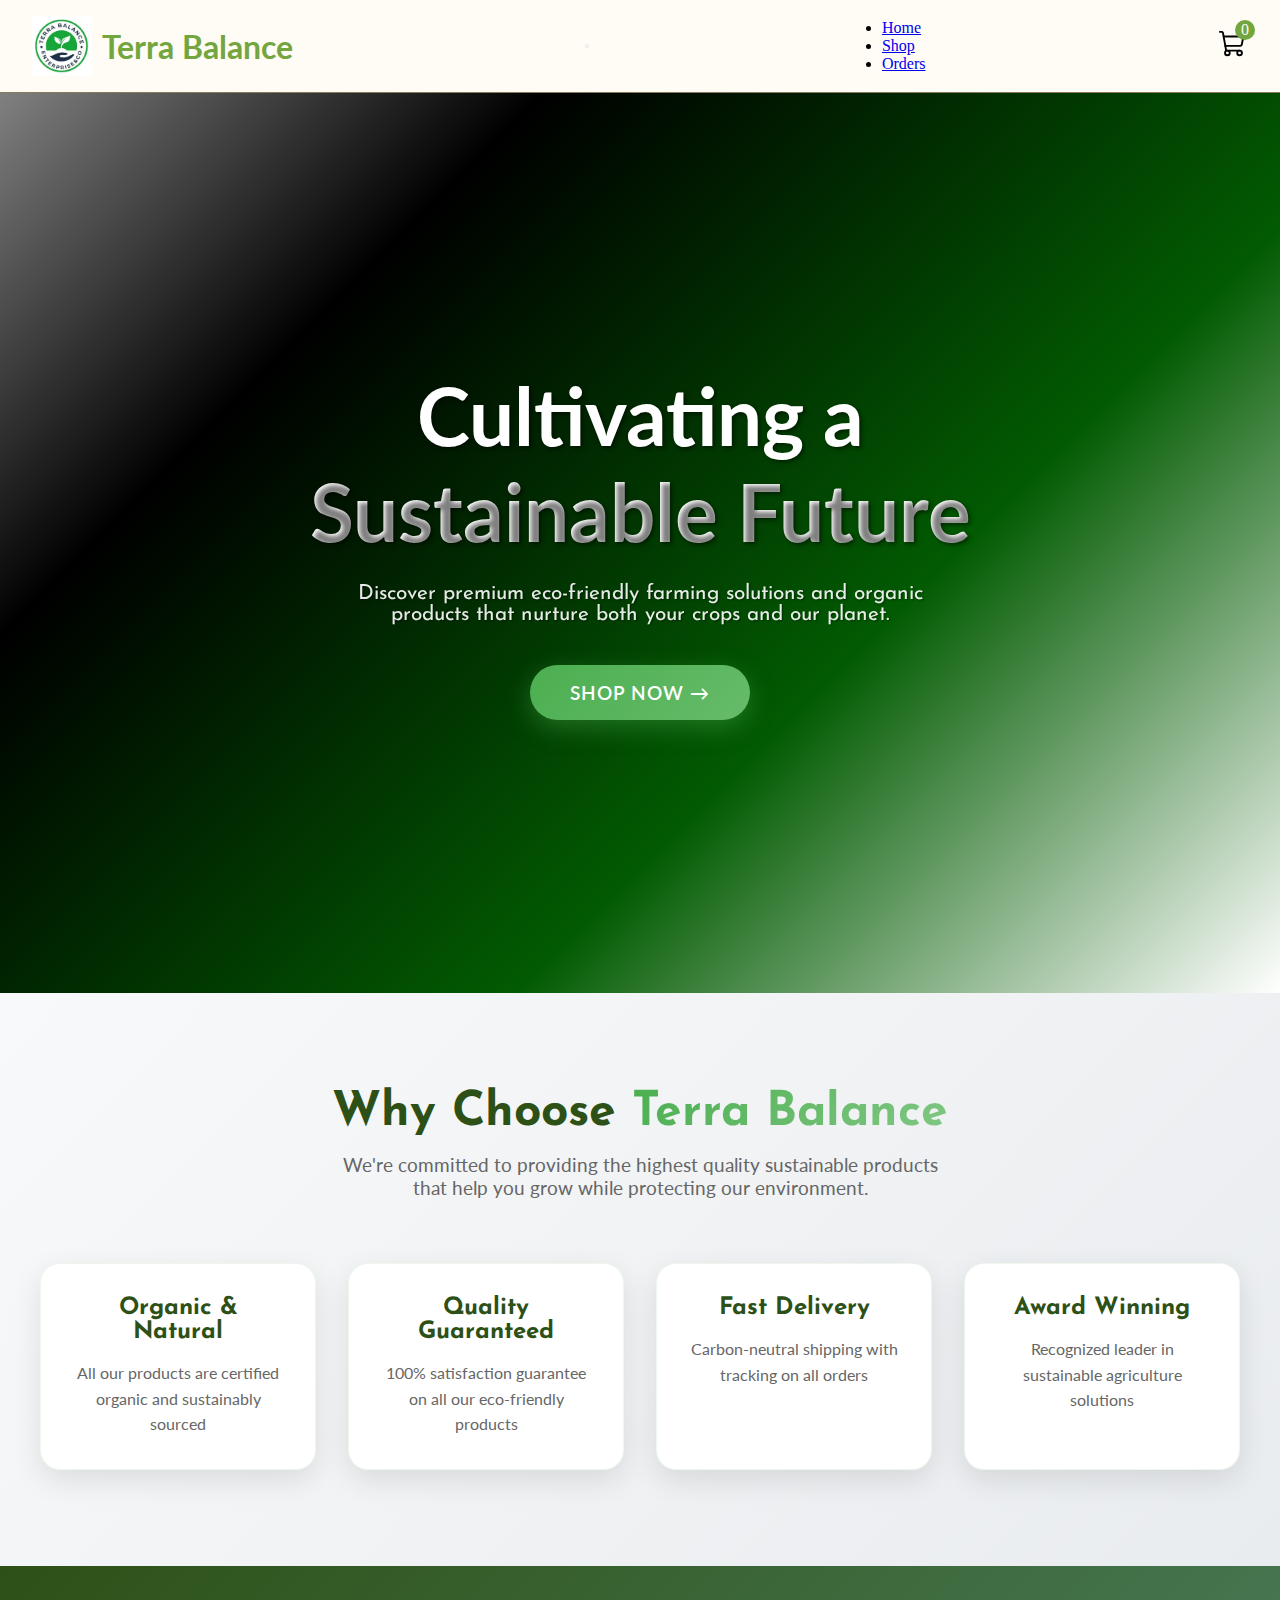
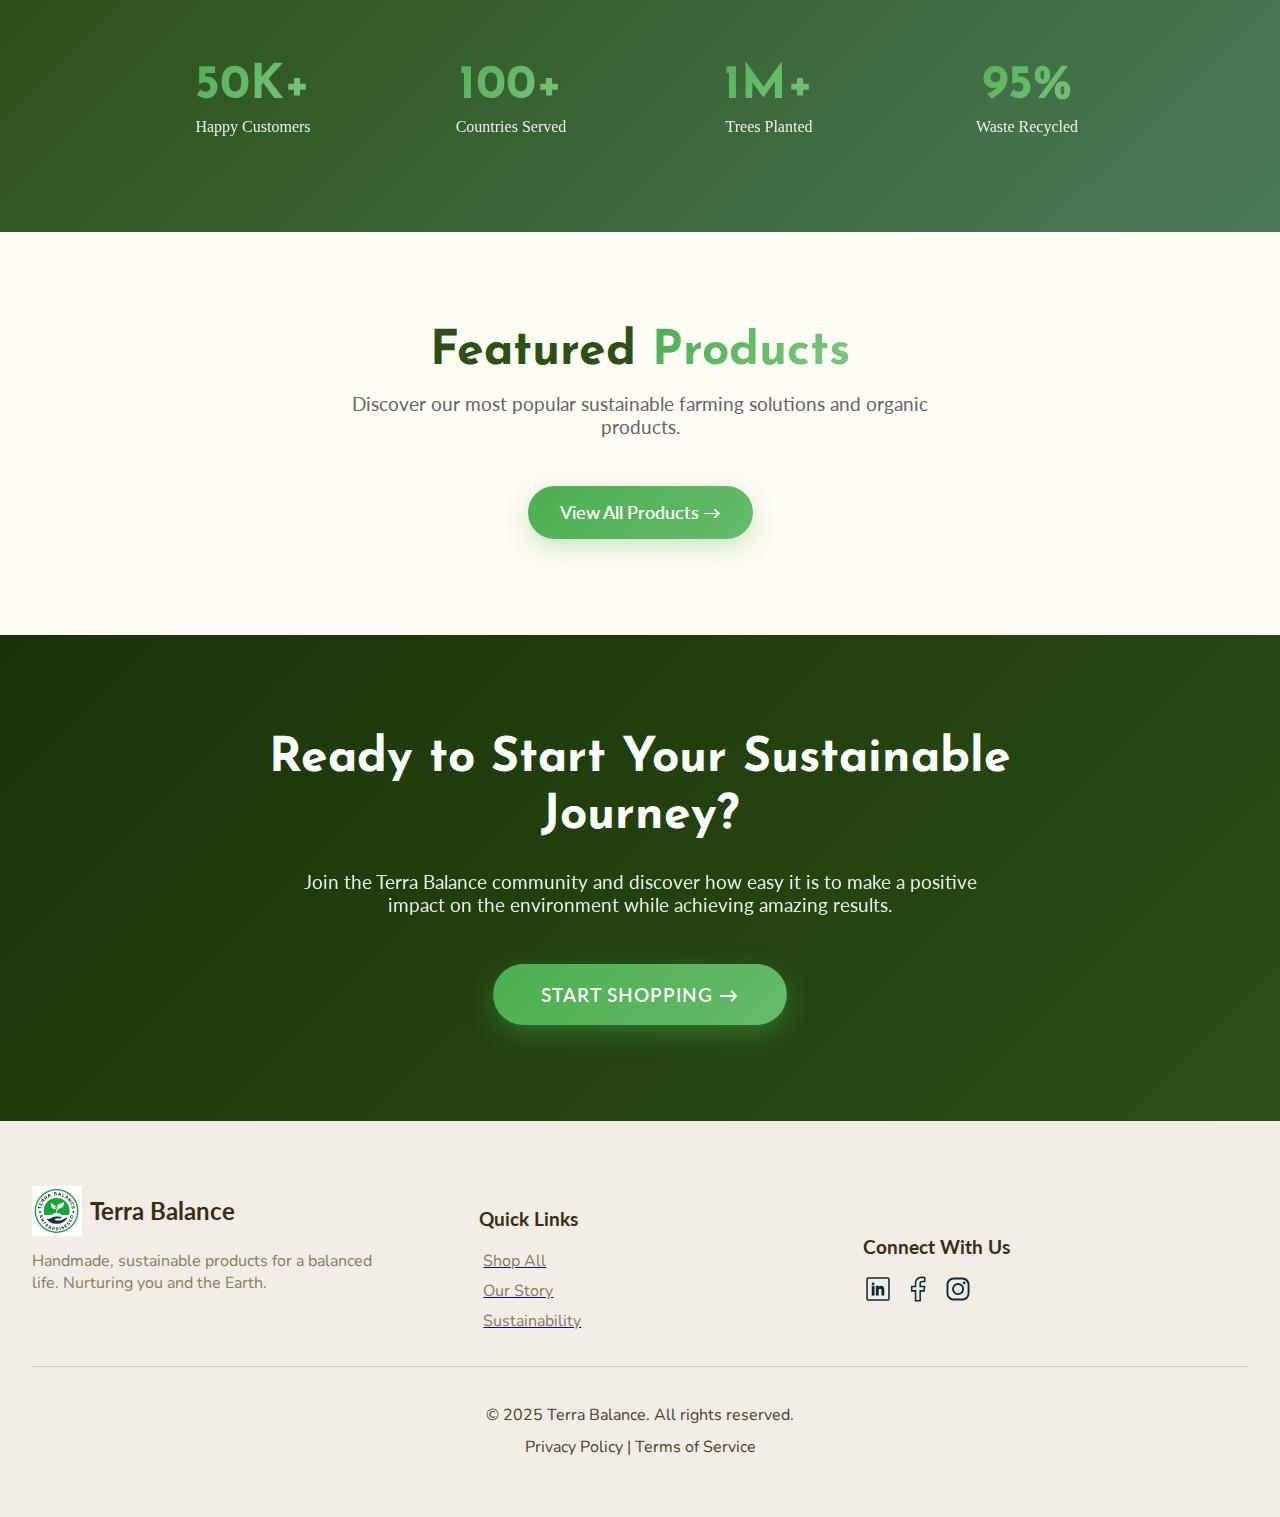
<file: index.html>
<!DOCTYPE html>
<html lang="en">
<head>
    <meta charset="UTF-8">
    <meta name="viewport" content="width=device-width, initial-scale=1.0">
    <meta property="og:title" content="Terra Balance Organic Products – Pure, Natural, and Sustainably Sourced">
    <meta property="og:description" content="Discover Terra Balance Organic Products – ethically sourced, rich in flavor, and perfect for healthy drinks and recipes. 100% organic and sustainably grown.">
    <meta property="og:image" content="https://gift-ndoma.github.io/TerraBalance/images/logo.jpeg">
    <meta property="og:locale" content="en_US">
    <meta property="og:url" content="https://gift-ndoma.github.io/TerraBalance/index.html">
    <meta property="og:type" content="website">
    <meta property="og:site_name" content="Terra Balance">
    <link rel="preconnect" href="https://fonts.googleapis.com">
    <link rel="preconnect" href="https://fonts.gstatic.com" crossorigin>
    <link href="https://fonts.googleapis.com/css2?family=Josefin+Sans:ital,wght@0,100..700;1,100..700&family=Lato:ital,wght@0,100;0,300;0,400;0,700;0,900;1,100;1,300;1,400;1,700;1,900&family=Nunito:ital,wght@0,200..1000;1,200..1000&display=swap" rel="stylesheet">
    <link rel="stylesheet" href="styles/product_page.css">
    <link rel="stylesheet" href="styles/product-page-large.css">
    <link rel="stylesheet" href="styles/index.css">
    <link rel="icon" sizes="32x32" href="images/logo.jpeg">
    <script src="scripts/product_page.js" defer></script>
    <script src="scripts/review.js" defer></script>
    <script src="scripts/add-to-cart.js" defer></script>
    <script src="scripts/cart-manager.js" defer></script>
    <script src="scripts/dynamic-product-page.js" defer></script>
    <title>Home | Terra Balance</title>
</head>
<body>
    <header>
        <div class="terra-header">
            <img src="images/logo.jpeg" alt="Terra Balance Logo" width="60" height="60">
            <h1>Terra Balance</h1>
        </div>
        <!-- Hamburger menu for mobile -->
        <button class="hamburger" id="hamburger" aria-label="Toggle navigation">
            <span></span>
            <span></span>
            <span></span>
        </button>
        <nav id="nav-menu">
            <ul>
                <li><a href="index.html">Home</a></li>
                <li><a href="shop.html">Shop</a></li>
                <li><a href="order.html">Orders</a></li>
            </ul>
        </nav>
        <div class="cart">
            <a href="cart.html"><img src="images/cart.svg" alt="Cart Icon" width="30" height="30"><span id="cart-count">0</span></a>
        </div>
    </header>
    <main>
        <section class="hero-section">
            <div class="hero-info">
                <h1>Cultivating a <br><span>Sustainable Future</span></h1>
                <p>Discover premium eco-friendly farming solutions and organic products that nurture both your crops and our planet.</p>
                <a href="shop.html"><button>Shop Now →</button></a>
            </div>
        </section>

        <section class="why-choose">
            <h2>Why Choose <span>Terra Balance</span></h2>
            <p>We're committed to providing the highest quality sustainable products that help you grow while protecting our environment.</p>
            <div class="features-grid">
                <div class="feature-card">
                    <h3>Organic & Natural</h3>
                    <p>All our products are certified organic and sustainably sourced</p>
                </div>
                <div class="feature-card">
                    <h3>Quality Guaranteed</h3>
                    <p>100% satisfaction guarantee on all our eco-friendly products</p>
                </div>
                <div class="feature-card">
                    <h3>Fast Delivery</h3>
                    <p>Carbon-neutral shipping with tracking on all orders</p>
                </div>
                <div class="feature-card">
                    <h3>Award Winning</h3>
                    <p>Recognized leader in sustainable agriculture solutions</p>
                </div>
            </div>
        </section>

        <section class="stats-section">
            <div class="stats-grid">
                <div class="stat-card">
                    <h3>50K+</h3>
                    <p>Happy Customers</p>
                </div>
                <div class="stat-card">
                    <h3>100+</h3>
                    <p>Countries Served</p>
                </div>
                <div class="stat-card">
                    <h3>1M+</h3>
                    <p>Trees Planted</p>
                </div>
                <div class="stat-card">
                    <h3>95%</h3>
                    <p>Waste Recycled</p>
                </div>
            </div>
        </section>

        <section class="products-section">
            <h2>Featured <span>Products</span></h2>
            <p>Discover our most popular sustainable farming solutions and organic products.</p>
            <a href="shop.html"><button>View All Products →</button></a>
        </section>

        <section class="cta-section">
            <h2>Ready to Start Your Sustainable <br>Journey?</h2>
            <p>Join the Terra Balance community and discover how easy it is to make a positive impact on the environment while achieving amazing results.</p>
            <a href="shop.html"><button>Start Shopping →</button></a>
        </section>
    </main>
    <footer>
        <div class="terra-goal-container">
            <div class="terra-goal">
                <img src="images/logo.jpeg" alt="Terra Balance Logo" width="50px">
                <h2>Terra Balance</h2>
            </div>
            <p>Handmade, sustainable products for a balanced life. Nurturing you and the Earth.</p>
        </div>
        <div class="quick-links">
            <h3>Quick Links</h3>
            <ul>
                <a href="shop.html"><li>Shop All</li></a>
                <a href="index.html"><li>Our Story</li></a>
                <a href="index.html"><li>Sustainability</li></a>
            </ul>
        </div>
        <div class="contact-container">
            <h3>Connect With Us</h3>
            <div class="social-icons">
                <a href=" https://www.linkedin.com/company/terra-balance-enterprises/"><img src="images/linkedin.svg" alt="LinkedIn Icon" width="30"></a>
                <a><img src="images/facebook.svg" alt="FaceBook Icon" width="30"></a>
                <a><img src="images/instagram.svg" alt="Instagram Icon" width="30"></a>
            </div>
        </div>
        <div class="last-modified">
            <p>© 2025 Terra Balance. All rights reserved.</p>
            <p>Privacy Policy | Terms of Service</p>
        </div>
    </footer>
</body>
</html>
</file>
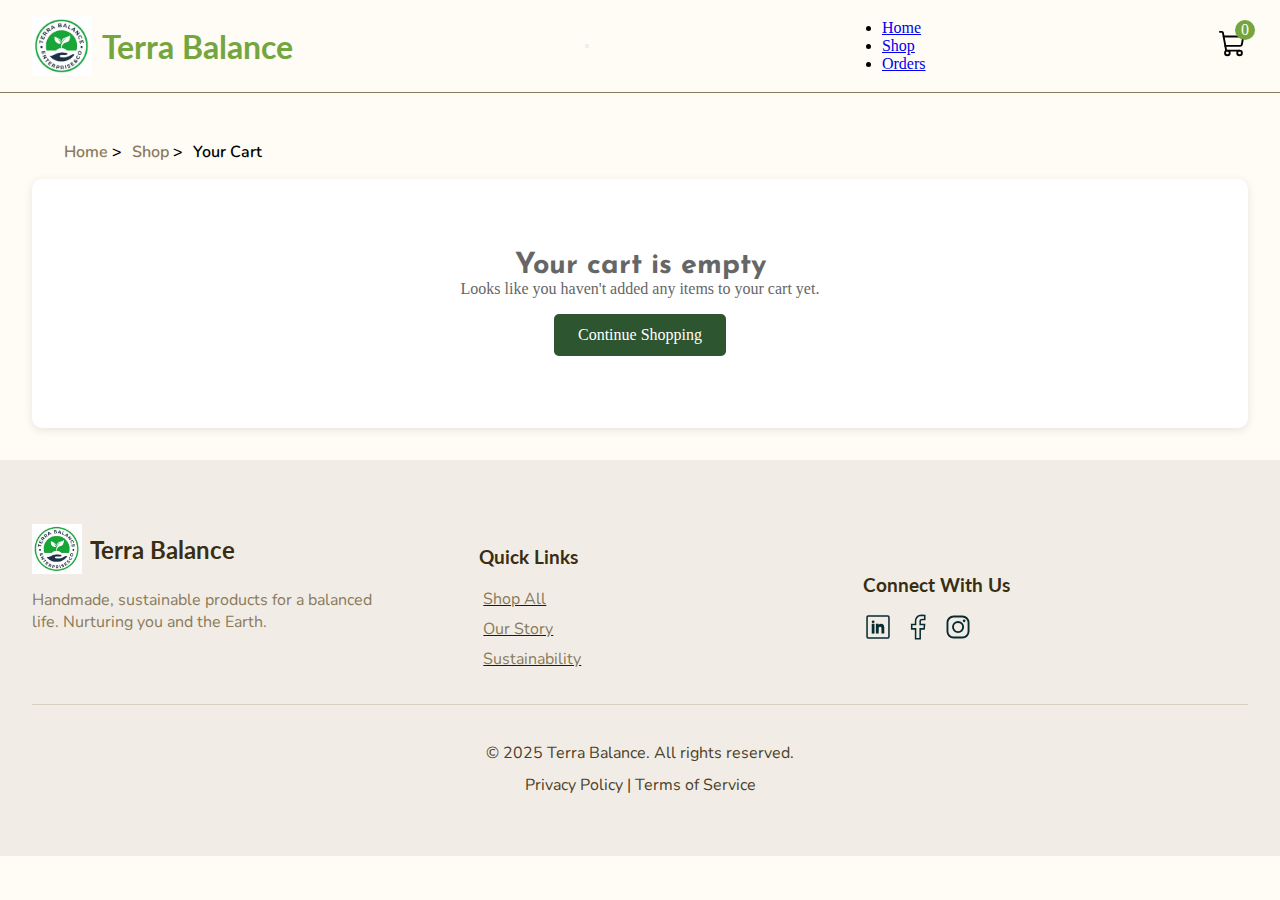
<file: cart.html>
<!DOCTYPE html>
<html lang="en">
<head>
    <meta charset="UTF-8">
    <meta name="viewport" content="width=device-width, initial-scale=1.0">
    <meta property="og:title" content="Terra Balance Organic Products – Pure, Natural, and Sustainably Sourced">
    <meta property="og:description" content="Discover Terra Balance Organic Products – ethically sourced, rich in flavor, and perfect for healthy drinks and recipes. 100% organic and sustainably grown.">
    <meta property="og:image" content="https://gift-ndoma.github.io/TerraBalance/images/logo.jpeg">
    <meta property="og:locale" content="en_US">
    <meta property="og:url" content="https://gift-ndoma.github.io/TerraBalance/index.html">
    <meta property="og:type" content="website">
    <meta property="og:site_name" content="Terra Balance">
    <link rel="preconnect" href="https://fonts.googleapis.com">
    <link rel="preconnect" href="https://fonts.gstatic.com" crossorigin>
    <link href="https://fonts.googleapis.com/css2?family=Josefin+Sans:ital,wght@0,100..700;1,100..700&family=Lato:ital,wght@0,100;0,300;0,400;0,700;0,900;1,100;1,300;1,400;1,700;1,900&family=Nunito:ital,wght@0,200..1000;1,200..1000&display=swap" rel="stylesheet">
    <link rel="stylesheet" href="styles/product_page.css">
    <link rel="stylesheet" href="styles/product-page-large.css">
    <link rel="stylesheet" href="styles/cart.css">
    <link rel="icon" sizes="32x32" href="images/logo.jpeg">
    <script src="scripts/product_page.js" defer></script>
    <script src="scripts/review.js" defer></script>
    <script src="scripts/add-to-cart.js" defer></script>
    <script src="scripts/cart-manager.js" defer></script>
    <script src="scripts/payment_processor.js" defer></script>
    <title>Cart | Terra Balance</title>
</head>
<body>
    <header>
        <div class="terra-header">
            <img src="images/logo.jpeg" alt="Terra Balance Logo" width="60" height="60">
            <h1>Terra Balance</h1>
        </div>
        <!-- Hamburger menu for mobile -->
        <button class="hamburger" id="hamburger" aria-label="Toggle navigation">
            <span></span>
            <span></span>
            <span></span>
        </button>
        <nav id="nav-menu">
            <ul>
                <li><a href="index.html">Home</a></li>
                <li><a href="shop.html">Shop</a></li>
                <li><a href="order.html">Orders</a></li>
            </ul>
        </nav>
        <div class="cart">
            <a href="cart.html"><img src="images/cart.svg" alt="Cart Icon" width="30" height="30"><span id="cart-count">0</span></a>
        </div>
    </header>
    <main>
        <div class="bread-crumb">
            <ul>
                <li><a href="index.html">Home</a> &gt;</li>
                <li><a href="shop.html">Shop</a> &gt;</li>
                <li>Your Cart</li>
            </ul>
        </div>
        <div id="cart-container">
            <!-- Cart content will be dynamically loaded here -->
        </div>
    <script>
        // Cart functionality
        function getCart() {
            const cart = localStorage.getItem('cart');
            return cart ? JSON.parse(cart) : [];
        }

        function saveCart(cart) {
            localStorage.setItem('cart', JSON.stringify(cart));
        }

        function updateCartCount() {
            const cart = getCart();
            const totalItems = cart.reduce((total, item) => total + item.quantity, 0);
            document.querySelector('#cart-count').textContent = totalItems;
        }

        function updateQuantity(productId, newQuantity) {
            const cart = getCart();
            const itemIndex = cart.findIndex(item => item.id === productId);
            
            if (itemIndex > -1) {
                if (newQuantity <= 0) {
                    cart.splice(itemIndex, 1);
                } else {
                    cart[itemIndex].quantity = newQuantity;
                }
                saveCart(cart);
                displayCart();
                updateCartCount();
            }
        }

        function removeItem(productId) {
            const cart = getCart();
            const updatedCart = cart.filter(item => item.id !== productId);
            saveCart(updatedCart);
            displayCart();
            updateCartCount();
        }

        function calculateTotal(cart) {
            return cart.reduce((total, item) => total + (item.price * item.quantity), 0);
        }

        function displayCart() {
            const cart = getCart();
            const container = document.getElementById('cart-container');

            if (cart.length === 0) {
                container.innerHTML = `
                    <div class="cart-items">
                        <div class="empty-cart">
                            <h2>Your cart is empty</h2>
                            <p>Looks like you haven't added any items to your cart yet.</p>
                            <a href="shop.html" class="continue-shopping">Continue Shopping</a>
                        </div>
                    </div>
                `;
                return;
            }

            const subtotal = calculateTotal(cart);
            const shipping = subtotal > 50 ? 0 : 5.99;
            const total = subtotal + shipping;

            container.innerHTML = `
                <div class="cart-content">
                    <div class="cart-items">
                        <h2 style="margin-bottom: 1rem; color: #2c5530;">Items in Your Cart</h2>
                        ${cart.map(item => `
                            <div class="cart-item">
                                <img src="${item.image}" alt="${item.name}" class="item-image">
                                <div class="item-details">
                                    <h3>${item.name}</h3>
                                    <p class="item-price">$${item.price.toFixed(2)}</p>
                                </div>
                                <div class="quantity-controls">
                                    <button class="quantity-btn" onclick="updateQuantity(${item.id}, ${item.quantity - 1})">−</button>
                                    <input type="number" value="${item.quantity}" class="quantity-input" readonly>
                                    <button class="quantity-btn" onclick="updateQuantity(${item.id}, ${item.quantity + 1})">+</button>
                                </div>
                                <div class="item-total">$${(item.price * item.quantity).toFixed(2)}</div>
                                <button class="remove-btn" onclick="removeItem(${item.id})">Remove</button>
                            </div>
                        `).join('')}
                    </div>
                    
                    <div class="cart-summary">
                        <h2 style="margin-bottom: 1rem; color: #2c5530;">Order Summary</h2>
                        <div class="summary-row">
                            <span>Subtotal:</span>
                            <span>$${subtotal.toFixed(2)}</span>
                        </div>
                        <div class="summary-row">
                            <span>Shipping:</span>
                            <span>${shipping === 0 ? 'FREE' : '$' + shipping.toFixed(2)}</span>
                        </div>
                        ${shipping === 0 ? '' : '<p style="font-size: 0.9rem; color: #666; margin: 0.5rem 0;">Free shipping on orders over $50</p>'}
                        <div class="summary-row total">
                            <span>Total:</span>
                            <span>$${total.toFixed(2)}</span>
                        </div>
                        <a href="checkout.html"><button class="checkout-btn">Proceed to Checkout</button></a>
                        <a href="shop.html" class="continue-shopping" style="display: block; text-align: center; margin-top: 1rem;">Continue Shopping</a>
                    </div>
                </div>
            `;
        }

        // Initialize cart display and count on page load
        document.addEventListener('DOMContentLoaded', function() {
            displayCart();
            updateCartCount();
        });
    </script>
        
    </main>
    <footer>
        <div class="terra-goal-container">
            <div class="terra-goal">
                <img src="images/logo.jpeg" alt="Terra Balance Logo" width="50px">
                <h2>Terra Balance</h2>
            </div>
            <p>Handmade, sustainable products for a balanced life. Nurturing you and the Earth.</p>
        </div>
        <div class="quick-links">
            <h3>Quick Links</h3>
            <ul>
                <a href="shop.html"><li>Shop All</li></a>
                <a href="index.html"><li>Our Story</li></a>
                <a href="index.html"><li>Sustainability</li></a>
            </ul>
        </div>
        <div class="contact-container">
            <h3>Connect With Us</h3>
            <div class="social-icons">
                <a href=" https://www.linkedin.com/company/terra-balance-enterprises/"><img src="images/linkedin.svg" alt="LinkedIn Icon" width="30"></a>
                <a href="https://web.facebook.com/?_rdc=1&_rdr#"><img src="images/facebook.svg" alt="FaceBook Icon" width="30"></a>
                <a href="https://www.instagram.com/terrabalanceenterprise/"><img src="images/instagram.svg" alt="Instagram Icon" width="30"></a>
            </div>
        </div>
        <div class="last-modified">
            <p>© 2025 Terra Balance. All rights reserved.</p>
            <p>Privacy Policy | Terms of Service</p>
        </div>
    </footer>
</body>
</html>
</file>
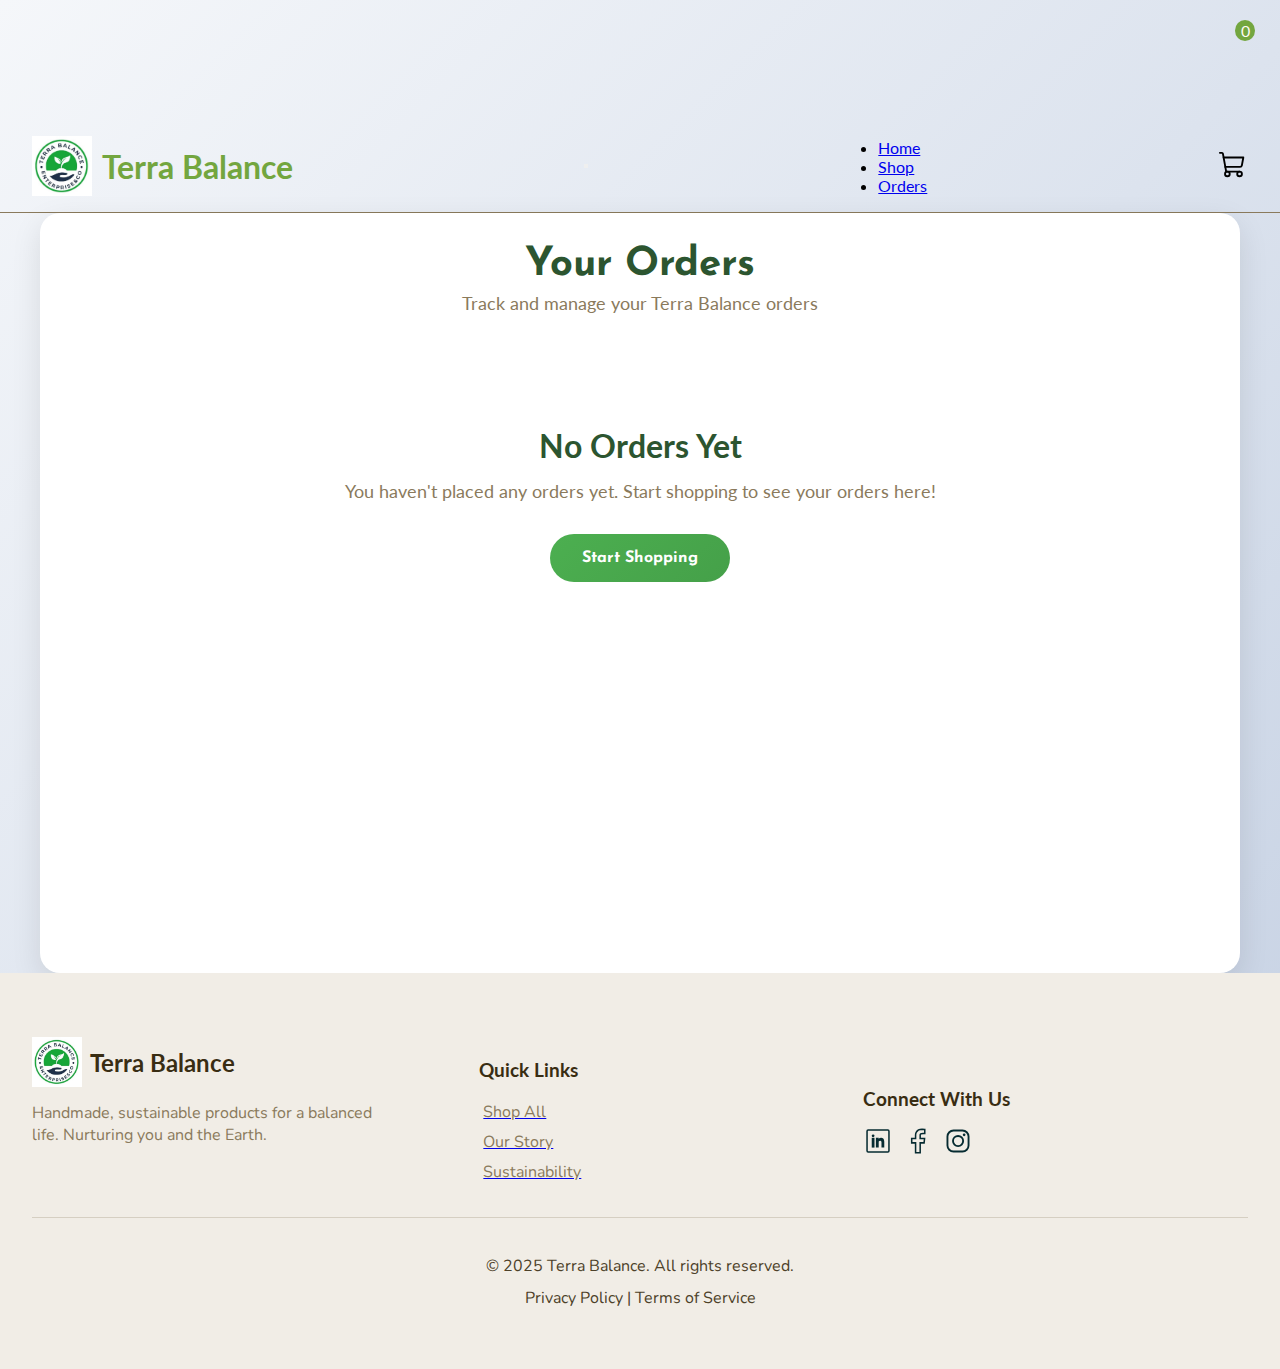
<file: order.html>
<!DOCTYPE html>
<html lang="en">
<head>
    <meta charset="UTF-8">
    <meta name="viewport" content="width=device-width, initial-scale=1.0">
    <meta property="og:title" content="Terra Balance Organic Products – Pure, Natural, and Sustainably Sourced">
    <meta property="og:description" content="Discover Terra Balance Organic Products – ethically sourced, rich in flavor, and perfect for healthy living. 100% organic and sustainably grown.">
    <meta property="og:image" content="https://gift-ndoma.github.io/TerraBalance/images/logo.jpeg">
    <meta property="og:locale" content="en_US">
    <meta property="og:url" content="https://gift-ndoma.github.io/TerraBalance/inde.html">
    <meta property="og:type" content="website">
    <meta property="og:site_name" content="Terra Balance">
    <link rel="preconnect" href="https://fonts.googleapis.com">
    <link rel="preconnect" href="https://fonts.gstatic.com" crossorigin>
    <link href="https://fonts.googleapis.com/css2?family=Josefin+Sans:ital,wght@0,100..700;1,100..700&family=Lato:ital,wght@0,100;0,300;0,400;0,700;0,900;1,100;1,300;1,400;1,700;1,900&family=Nunito:ital,wght@0,200..1000;1,200..1000&display=swap" rel="stylesheet">
    <link rel="stylesheet" href="styles/product_page.css">
    <link rel="stylesheet" href="styles/product-page-large.css">
    <link rel="icon" sizes="32x32" href="images/logo.jpeg">
    <style>
        :root {
            --background: hsl(36 100% 98%);
            --foreground: hsl(40 50% 15%);
            --primary: hsl(90 45% 45%);
            --primary-foreground: 90 45% 95%;
            --secondary: hsl(30 50% 60%);
            --muted: hsl(40 20% 88%);
            --muted-foreground: hsl(40 20% 45%);
            --accent: hsl(90 35% 55%);
            --border: hsl(40 20% 80%);
            --main-font: "Lato";
            --primary-font: "Josefin Sans";
            --secondary-font: "Nunito";
        }

        * {
            margin: 0;
            padding: 0;
            box-sizing: border-box;
        }

        body {
            font-family: var(--main-font), sans-serif;
            background: linear-gradient(135deg, #f5f7fa 0%, #c3cfe2 100%);
            min-height: 100vh;
            padding-top: 120px;
        }

        main {
            max-width: 1200px;
            margin: 0 auto;
            padding: 2rem;
            background: white;
            border-radius: 20px;
            box-shadow: 0 10px 30px rgba(0, 0, 0, 0.1);
            min-height: calc(100vh - 140px);
        }

        .page-header {
            text-align: center;
            margin-bottom: 3rem;
        }

        .page-header h1 {
            color: #2c5530;
            font-family: var(--primary-font);
            font-size: 2.5rem;
            margin-bottom: 0.5rem;
        }

        .page-header p {
            color: var(--muted-foreground);
            font-size: 1.1rem;
        }

        .orders-container {
            display: flex;
            flex-direction: column;
            gap: 2rem;
        }

        .order-card {
            border: 1px solid var(--border);
            border-radius: 15px;
            padding: 2rem;
            background: #fafafa;
            transition: all 0.3s ease;
        }

        .order-card:hover {
            box-shadow: 0 8px 25px rgba(0, 0, 0, 0.1);
            transform: translateY(-2px);
        }

        .order-header {
            display: flex;
            justify-content: space-between;
            align-items: center;
            margin-bottom: 1.5rem;
            flex-wrap: wrap;
            gap: 1rem;
        }

        .order-info h3 {
            color: #2c5530;
            font-size: 1.3rem;
            margin-bottom: 0.5rem;
        }

        .order-info p {
            color: var(--muted-foreground);
            font-size: 0.9rem;
        }

        .order-status {
            background: #4CAF50;
            color: white;
            padding: 0.5rem 1rem;
            border-radius: 20px;
            font-weight: bold;
            text-transform: uppercase;
            font-size: 0.8rem;
        }

        .order-items {
            margin-bottom: 1.5rem;
        }

        .order-items h4 {
            color: #2c5530;
            margin-bottom: 1rem;
            font-size: 1.1rem;
        }

        .item-list {
            display: grid;
            gap: 0.8rem;
        }

        .order-item {
            display: flex;
            justify-content: space-between;
            align-items: center;
            padding: 0.8rem;
            background: white;
            border-radius: 8px;
            border-left: 4px solid var(--primary);
        }

        .item-details {
            flex-grow: 1;
        }

        .item-name {
            font-weight: bold;
            color: #2c5530;
        }

        .item-quantity {
            color: var(--muted-foreground);
            font-size: 0.9rem;
        }

        .item-total {
            font-weight: bold;
            color: #2c5530;
            font-size: 1.1rem;
        }

        .order-summary {
            border-top: 2px solid var(--border);
            padding-top: 1rem;
            display: grid;
            grid-template-columns: 1fr auto;
            gap: 1rem;
        }

        .summary-row {
            display: flex;
            justify-content: space-between;
            align-items: center;
            padding: 0.3rem 0;
        }

        .summary-row.total {
            font-weight: bold;
            font-size: 1.2rem;
            color: #2c5530;
            border-top: 1px solid var(--border);
            padding-top: 0.8rem;
            margin-top: 0.5rem;
        }

        .empty-state {
            text-align: center;
            padding: 4rem 2rem;
        }

        .empty-state h2 {
            color: #2c5530;
            margin-bottom: 1rem;
            font-size: 2rem;
        }

        .empty-state p {
            color: var(--muted-foreground);
            margin-bottom: 2rem;
            font-size: 1.1rem;
        }

        .btn {
            background: linear-gradient(135deg, #4CAF50, #45a049);
            color: white;
            padding: 1rem 2rem;
            border: none;
            border-radius: 25px;
            text-decoration: none;
            font-weight: bold;
            transition: all 0.3s ease;
            display: inline-block;
            font-family: var(--primary-font);
        }

        .btn:hover {
            transform: translateY(-2px);
            box-shadow: 0 6px 20px rgba(76, 175, 80, 0.3);
        }

        @media (max-width: 768px) {
            main {
                margin: 1rem;
                padding: 1.5rem;
                border-radius: 15px;
            }

            .page-header h1 {
                font-size: 2rem;
            }

            .order-card {
                padding: 1.5rem;
            }

            .order-header {
                flex-direction: column;
                align-items: flex-start;
            }

            .order-item {
                flex-direction: column;
                align-items: flex-start;
                gap: 0.5rem;
            }

            .order-summary {
                grid-template-columns: 1fr;
            }
        }
    </style>
    <title>Orders | Terra Balance</title>
</head>
<body>
    <header>
        <div class="terra-header">
            <img src="images/logo.jpeg" alt="Terra Balance Logo" width="60" height="60">
            <h1>Terra Balance</h1>
        </div>
        <!-- Hamburger menu for mobile -->
        <button class="hamburger" id="hamburger" aria-label="Toggle navigation">
            <span></span>
            <span></span>
            <span></span>
        </button>
        <nav id="nav-menu">
            <ul>
                <li><a href="index.html">Home</a></li>
                <li><a href="shop.html">Shop</a></li>
                <li><a href="order.html">Orders</a></li>
            </ul>
        </nav>
        <div class="cart">
            <a href="cart.html"><img src="images/cart.svg" alt="Cart Icon" width="30" height="30"><span id="cart-count">0</span></a>
        </div>
    </header>
    <main>
        <div class="page-header">
            <h1>Your Orders</h1>
            <p>Track and manage your Terra Balance orders</p>
        </div>

        <div id="orders-container" class="orders-container">
            <!-- Orders will be dynamically loaded here -->
        </div>
    </main>
      <script>
        function formatDate(dateString) {
            const date = new Date(dateString);
            return date.toLocaleDateString('en-US', {
                year: 'numeric',
                month: 'long',
                day: 'numeric',
                hour: '2-digit',
                minute: '2-digit'
            });
        }

        function loadOrders() {
            const ordersData = localStorage.getItem('orders');
            const orders = ordersData ? JSON.parse(ordersData) : [];
            const container = document.getElementById('orders-container');

            if (orders.length === 0) {
                container.innerHTML = `
                    <div class="empty-state">
                        <h2>No Orders Yet</h2>
                        <p>You haven't placed any orders yet. Start shopping to see your orders here!</p>
                        <a href="shop.html" class="btn">Start Shopping</a>
                    </div>
                `;
                return;
            }

            container.innerHTML = orders.map(order => `
                <div class="order-card">
                    <div class="order-header">
                        <div class="order-info">
                            <h3>Order ${order.orderId}</h3>
                            <p>Placed on ${formatDate(order.orderDate)}</p>
                            <p>Email: ${order.customer.email}</p>
                        </div>
                        <div class="order-status">${order.status}</div>
                    </div>

                    <div class="order-items">
                        <h4>Items (${order.items.length})</h4>
                        <div class="item-list">
                            ${order.items.map(item => `
                                <div class="order-item">
                                    <div class="item-details">
                                        <div class="item-name">${item.name}</div>
                                        <div class="item-quantity">Quantity: ${item.quantity} × $${item.price.toFixed(2)}</div>
                                    </div>
                                    <div class="item-total">$${item.total.toFixed(2)}</div>
                                </div>
                            `).join('')}
                        </div>
                    </div>

                    <div class="order-summary">
                        <div>
                            <div class="summary-row">
                                <span>Subtotal:</span>
                                <span>$${order.totals.subtotal.toFixed(2)}</span>
                            </div>
                            <div class="summary-row">
                                <span>Shipping:</span>
                                <span>${order.totals.shipping === 0 ? 'FREE' : '$' + order.totals.shipping.toFixed(2)}</span>
                            </div>
                            <div class="summary-row">
                                <span>Tax:</span>
                                <span>$${order.totals.tax.toFixed(2)}</span>
                            </div>
                            <div class="summary-row total">
                                <span>Total:</span>
                                <span>$${order.totals.total.toFixed(2)}</span>
                            </div>
                        </div>
                    </div>
                </div>
            `).join('');
        }

        function updateCartCount() {
            const cart = localStorage.getItem('cart');
            const cartItems = cart ? JSON.parse(cart) : [];
            const totalItems = cartItems.reduce((total, item) => total + item.quantity, 0);
            document.querySelector('#cart-count').textContent = totalItems;
        }

        // Initialize page
        document.addEventListener('DOMContentLoaded', function() {
            loadOrders();
            updateCartCount();
        });
    </script>
    <footer>
        <div class="terra-goal-container">
            <div class="terra-goal">
                <img src="images/logo.jpeg" alt="Terra Balance Logo" width="50px">
                <h2>Terra Balance</h2>
            </div>
            <p>Handmade, sustainable products for a balanced life. Nurturing you and the Earth.</p>
        </div>
        <div class="quick-links">
            <h3>Quick Links</h3>
            <ul>
                <a href="shop.html"><li>Shop All</li></a>
                <a href="index.html"><li>Our Story</li></a>
                <a href="index.html"><li>Sustainability</li></a>
            </ul>
        </div>
        <div class="contact-container">
            <h3>Connect With Us</h3>
            <div class="social-icons">
                <a href=" https://www.linkedin.com/company/terra-balance-enterprises/"><img src="images/linkedin.svg" alt="LinkedIn Icon" width="30"></a>
                <a><img src="images/facebook.svg" alt="FaceBook Icon" width="30"></a>
                <a><img src="images/instagram.svg" alt="Instagram Icon" width="30"></a>
            </div>
        </div>
        <div class="last-modified">
            <p>© 2025 Terra Balance. All rights reserved.</p>
            <p>Privacy Policy | Terms of Service</p>
        </div>
    </footer>

    <!-- Scripts - Load cart manager first, then others -->
    <script src="scripts/cart-manager.js"></script>
    <script src="scripts/product_page.js" defer></script>
    <script src="scripts/review.js" defer></script>
    <script src="scripts/add-to-cart.js" defer></script>
    <script src="scripts/dynamic-product-page.js" type="module"></script>
</body>
</html>
</file>
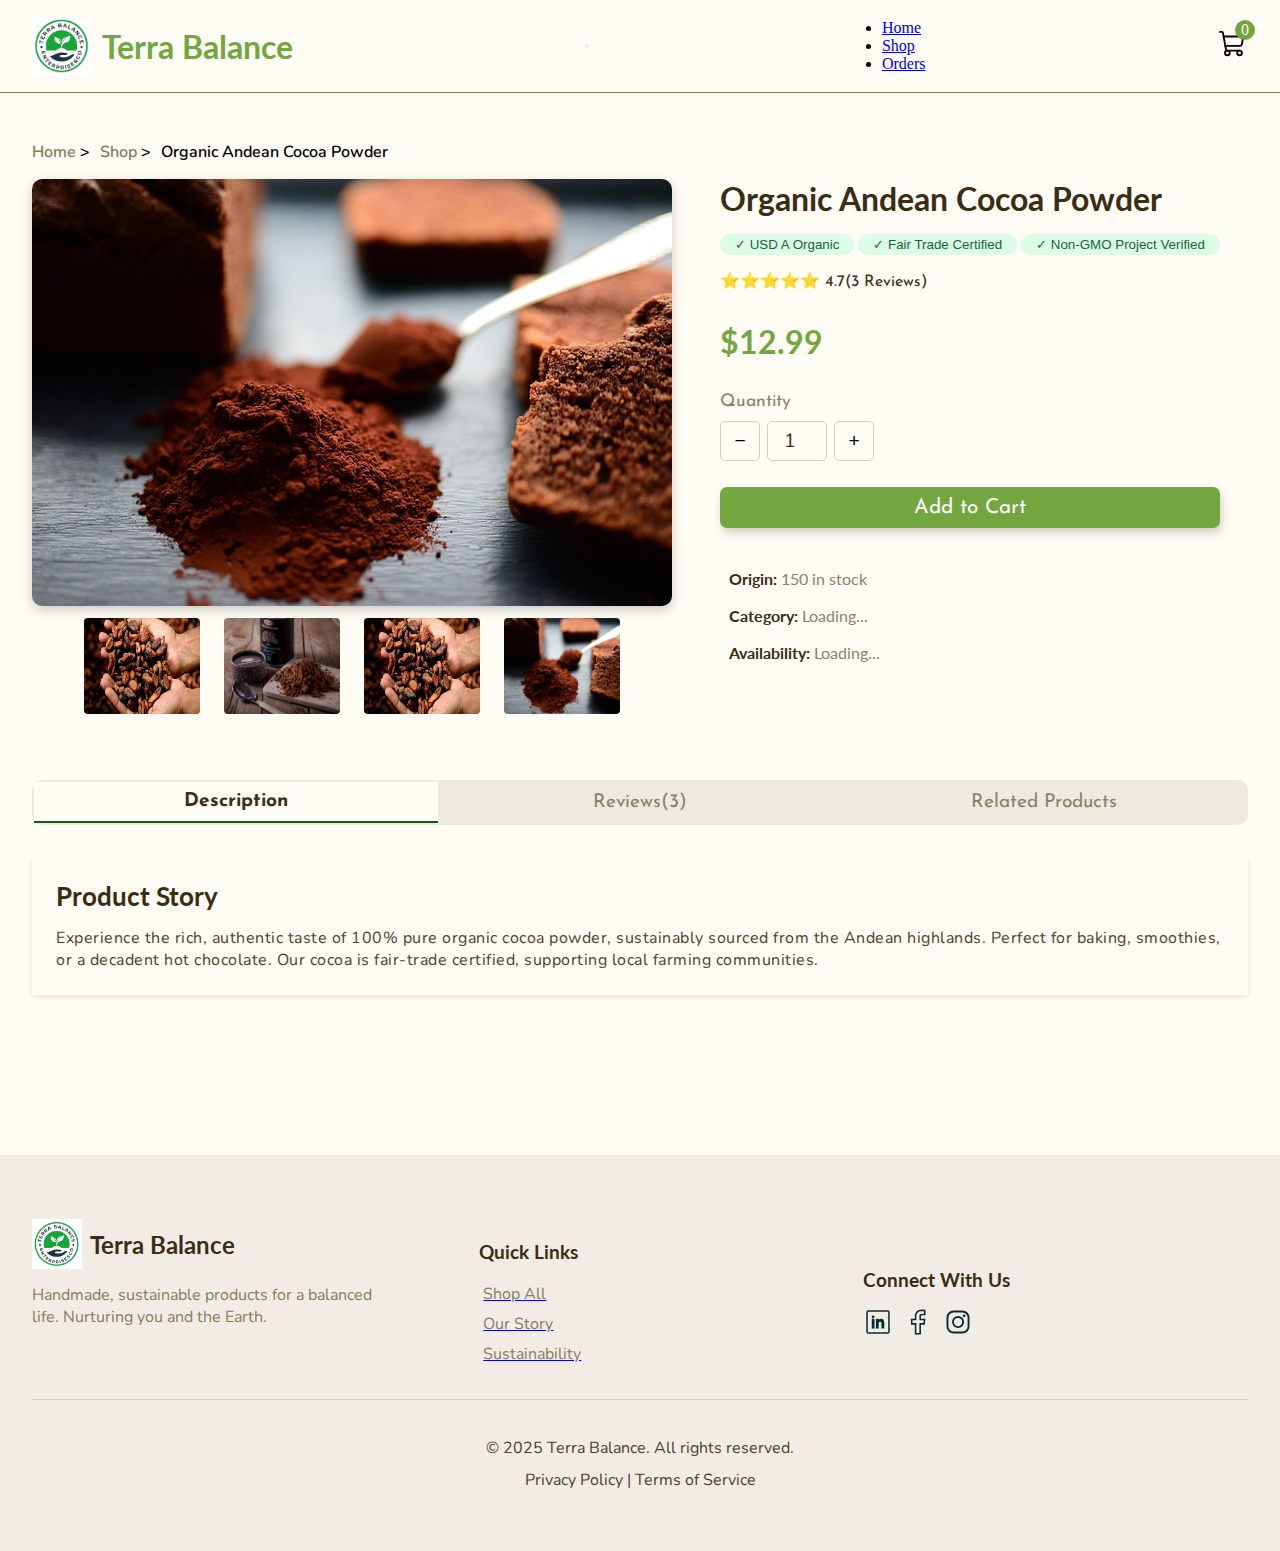
<file: product_page.html>
<!DOCTYPE html>
<html lang="en">
<head>
    <meta charset="UTF-8">
    <meta name="viewport" content="width=device-width, initial-scale=1.0">
    <meta property="og:title" content="Terra Balance Organic Products – Pure, Natural, and Sustainably Sourced">
    <meta property="og:description" content="Discover Terra Balance Organic Products – ethically sourced, rich in flavor, and perfect for healthy living. 100% organic and sustainably grown.">
    <meta property="og:image" content="https://gift-ndoma.github.io/TerraBalance/images/logo.jpeg">
    <meta property="og:locale" content="en_US">
    <meta property="og:url" content="https://gift-ndoma.github.io/TerraBalance/index.html">
    <meta property="og:type" content="website">
    <meta property="og:site_name" content="Terra Balance">
    <link rel="preconnect" href="https://fonts.googleapis.com">
    <link rel="preconnect" href="https://fonts.gstatic.com" crossorigin>
    <link href="https://fonts.googleapis.com/css2?family=Josefin+Sans:ital,wght@0,100..700;1,100..700&family=Lato:ital,wght@0,100;0,300;0,400;0,700;0,900;1,100;1,300;1,400;1,700;1,900&family=Nunito:ital,wght@0,200..1000;1,200..1000&display=swap" rel="stylesheet">
    <link rel="stylesheet" href="styles/product_page.css">
    <link rel="stylesheet" href="styles/product-page-large.css">
    <link rel="icon" sizes="32x32" href="images/logo.jpeg">
    <title>Product | Terra Balance</title>
</head>
<body>
    <header>
        <div class="terra-header">
            <img src="images/logo.jpeg" alt="Terra Balance Logo" width="60" height="60">
            <h1>Terra Balance</h1>
        </div>
        <!-- Hamburger menu for mobile -->
        <button class="hamburger" id="hamburger" aria-label="Toggle navigation">
            <span></span>
            <span></span>
            <span></span>
        </button>
        <nav id="nav-menu">
            <ul>
                <li><a href="index.html">Home</a></li>
                <li><a href="shop.html">Shop</a></li>
                <li><a href="order.html">Orders</a></li>
            </ul>
        </nav>
        <div class="cart">
            <a href="cart.html"><img src="images/cart.svg" alt="Cart Icon" width="30" height="30"><span id="cart-count">0</span></a>
        </div>
    </header>
    <main>
        <div class="bread-crumb">
            <ul>
                <li><a href="index.html">Home</a> &gt;</li>
                <li><a href="shop.html">Shop</a> &gt;</li>
                <li>Product</li>
            </ul>
        </div>
        <div class="product-details">
            <div class="product-gallery">
                <img id="mainImage" src="images/organic-cocoa-main.jpg" alt="Product Image" loading="lazy" width="600">
                <div class="thumbnails">
                    <!-- Thumbnails will be dynamically populated -->
                </div>
            </div>
            <div class="product-details-container">
                <h2 class="title">Loading...</h2>
                <div class="certifications">
                    <button type="button">✓ USD A Organic</button>
                    <button type="button">✓ Fair Trade Certified</button>
                    <button type="button">✓ Non-GMO Project Verified</button>
                </div>
                <p class="review">⭐⭐⭐⭐⭐ 4.7(3 Reviews)</p>
                <h3 class="price">$0.00</h3>
                <p class="quant">Quantity</p>
                <div class="quantity-selector">
                    <button type="button" class="decreaseButton">−</button>
                    <input type="number" class="quantity" value="1" min="1" readonly>
                    <button type="button" class="increaseButton">+</button>
                </div>
                <button id="add_to_cart" type="button">Add to Cart</button>
                <p class="additional-info"><span><b>Origin:</b></span> Loading...</p>
                <p class="additional-info"><span><b>Category:</b></span> Loading...</p>
                <p class="additional-info"><span><b>Availability:</b></span> Loading...</p>
            </div>
        </div>
        <div class="tab-button-container">
            <button type="button" class="tab-button active" onclick="showTab('tab1', this)">Description</button>
            <button type="button" class="tab-button" onclick="showTab('tab2', this)">Reviews(3)</button>
            <button type="button" class="tab-button" onclick="showTab('tab3', this)">Related Products</button>
        </div>
        <div>
            <section id="tab1" class="tab-content">
                <h2>Product Story</h2>
                <p>Loading product description...</p>
            </section>
            <section id="tab2" class="tab-content review-section" style="display: none;">
                <div id="reviews-container" class="reviews-container">
                    <!-- Dynamically loaded reviews go here -->
                </div>
                <form id="review-form" class="review-form">
                    <h2>Leave a Review</h2>
                    <label for="reviewer-name">Your Name</label>
                    <input type="text" id="reviewer-name" placeholder="e.g., Jane Doe" required class="input-style">
                    <div class="rating-group">
                        <label for="review-rating">Your Rating:</label>
                        <select id="review-rating" required class="select-style">
                        <option value="">--Select--</option>
                        <option value="5">⭐⭐⭐⭐⭐</option>
                        <option value="4">⭐⭐⭐⭐</option>
                        <option value="3">⭐⭐⭐</option>
                        <option value="2">⭐⭐</option>
                        <option value="1">⭐</option>
                        </select>
                    </div>
                    <label for="review-text">Your Review</label>
                    <textarea id="review-text" placeholder="Share your thoughts about the product..." required class="textarea-style"></textarea>
                    <button type="submit" id="submit-btn">Submit Review</button>
                </form>
            </section>
            <section id="tab3" class="tab-content" style="display: none;">
                <h2>You Might Also Like</h2>
                <div class="related-products" id="related-products">
                    <!-- JavaScript will insert product cards here -->
                </div>
            </section>
        </div>
    </main>
    <footer>
        <div class="terra-goal-container">
            <div class="terra-goal">
                <img src="images/logo.jpeg" alt="Terra Balance Logo" width="50px">
                <h2>Terra Balance</h2>
            </div>
            <p>Handmade, sustainable products for a balanced life. Nurturing you and the Earth.</p>
        </div>
        <div class="quick-links">
            <h3>Quick Links</h3>
            <ul>
                <a href="shop.html"><li>Shop All</li></a>
                <a href="index.html"><li>Our Story</li></a>
                <a href="index.html"><li>Sustainability</li></a>
            </ul>
        </div>
        <div class="contact-container">
            <h3>Connect With Us</h3>
            <div class="social-icons">
                <a href=" https://www.linkedin.com/company/terra-balance-enterprises/"><img src="images/linkedin.svg" alt="LinkedIn Icon" width="30"></a>
                <a><img src="images/facebook.svg" alt="FaceBook Icon" width="30"></a>
                <a><img src="images/instagram.svg" alt="Instagram Icon" width="30"></a>
            </div>
        </div>
        <div class="last-modified">
            <p>© 2025 Terra Balance. All rights reserved.</p>
            <p>Privacy Policy | Terms of Service</p>
        </div>
    </footer>

    <!-- Scripts - Load cart manager first, then others -->
    <script src="scripts/cart-manager.js"></script>
    <script src="scripts/product_page.js" defer></script>
    <script src="scripts/review.js" defer></script>
    <script src="scripts/add-to-cart.js" defer></script>
    <script src="scripts/dynamic-product-page.js" type="module"></script>
</body>
</html>
</file>
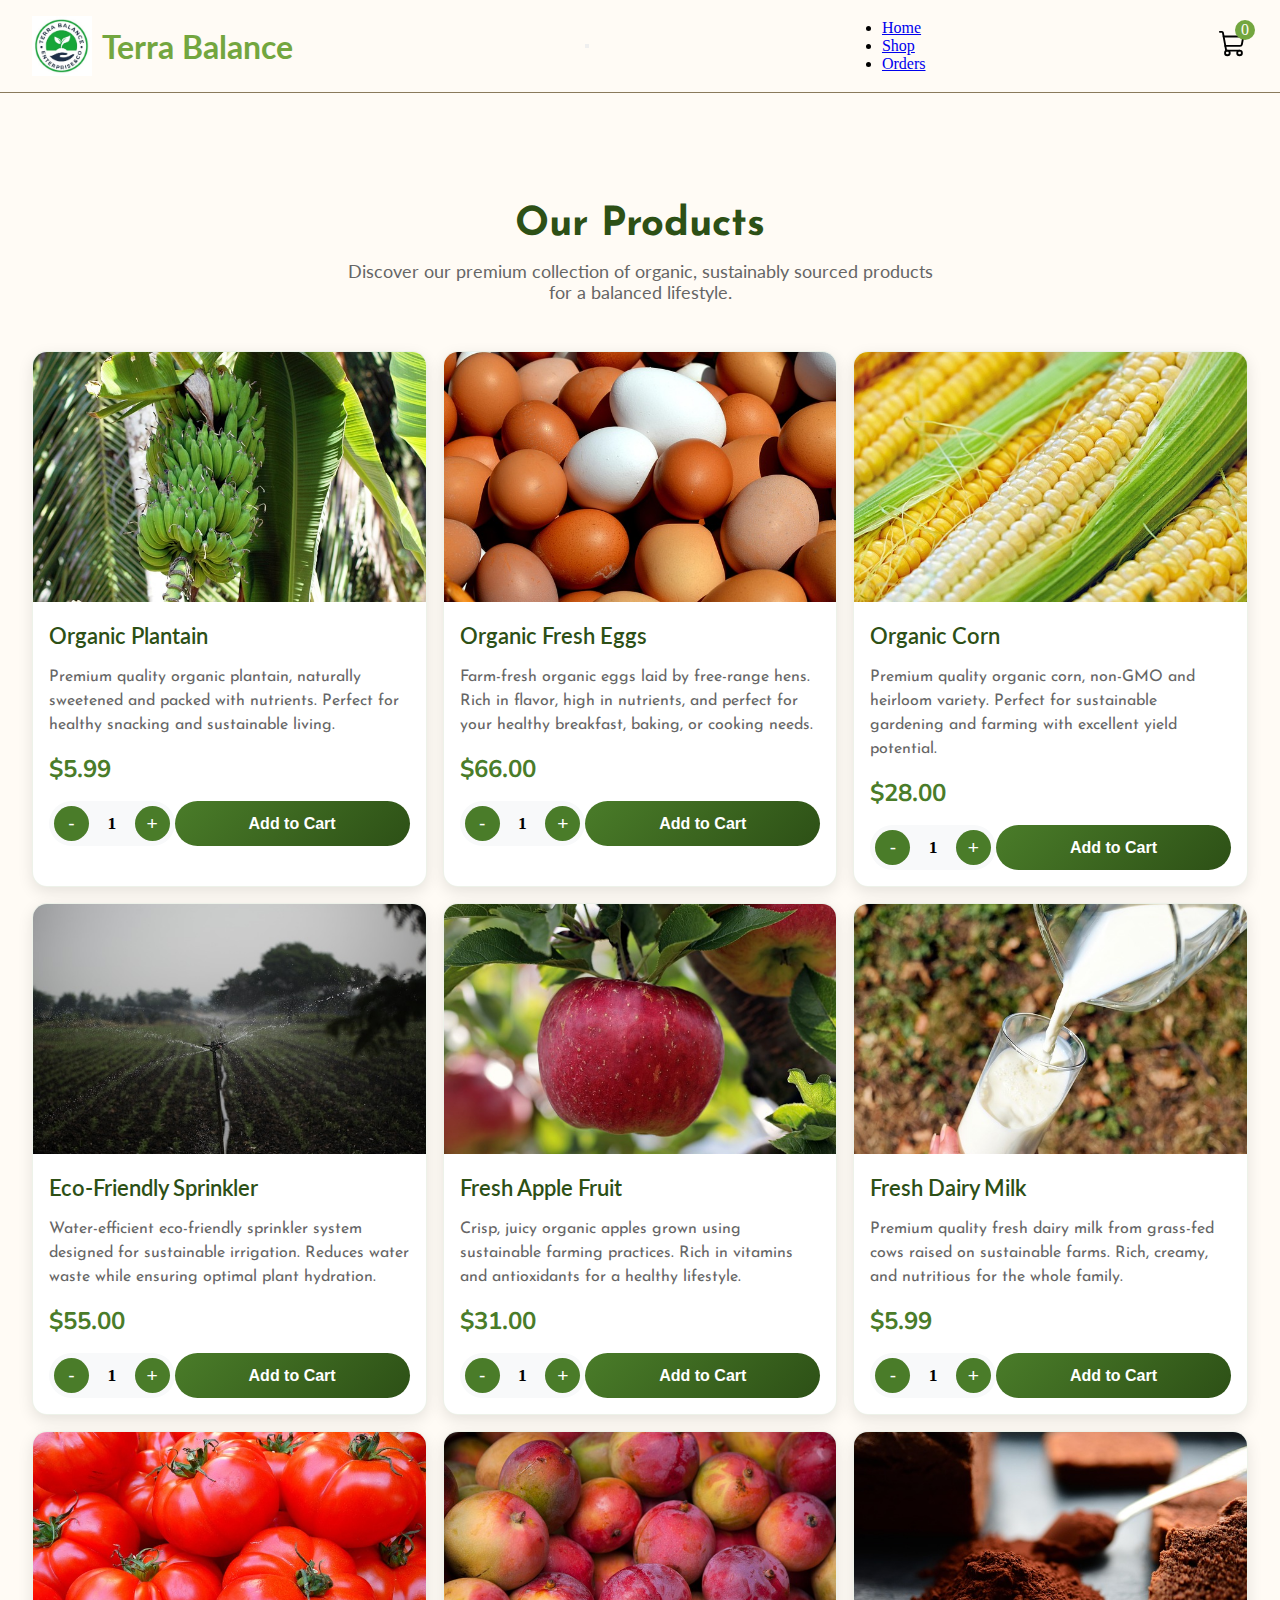
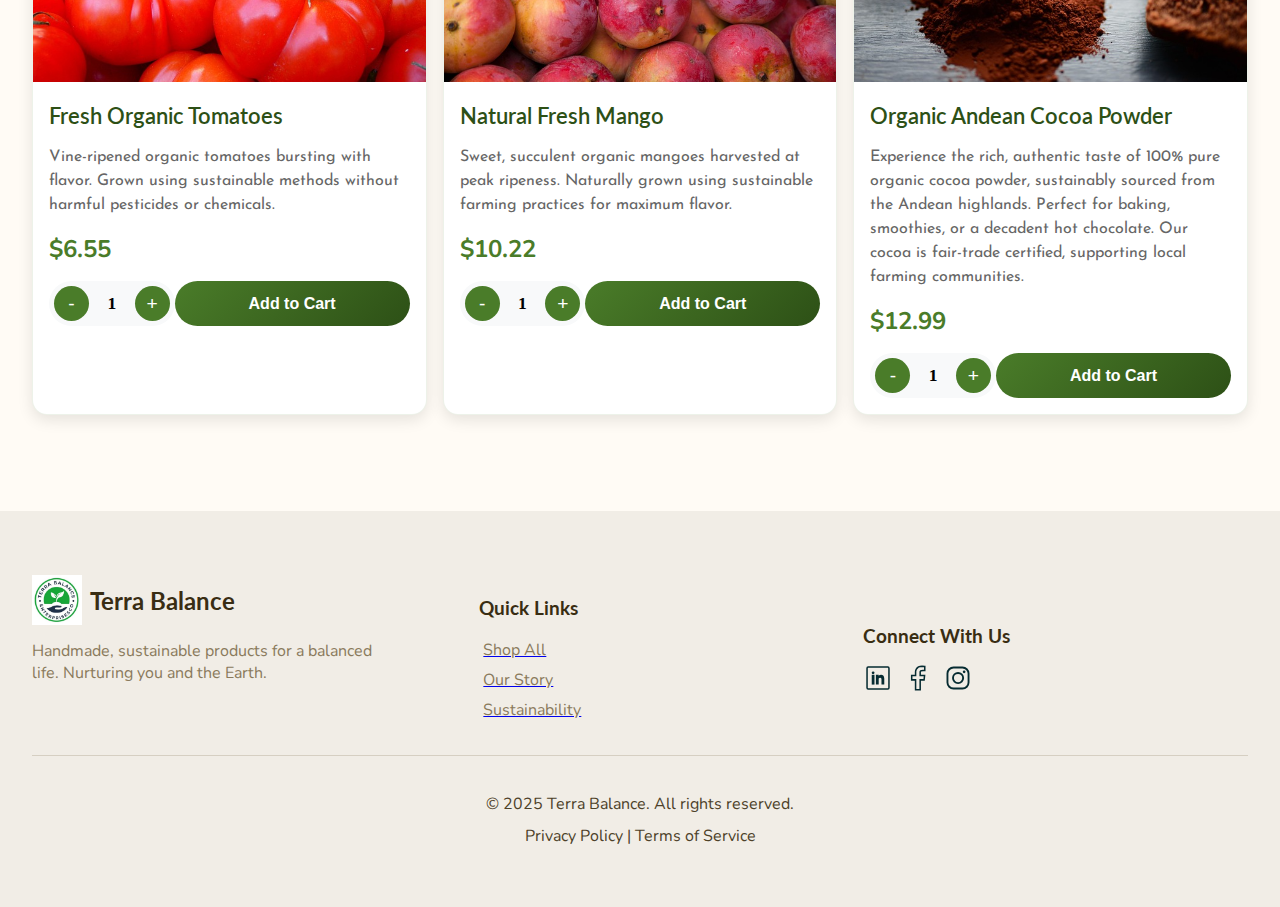
<file: shop.html>
<!DOCTYPE html>
<html lang="en">
<head>
    <meta charset="UTF-8">
    <meta name="viewport" content="width=device-width, initial-scale=1.0">
    <meta property="og:title" content="Terra Balance Organic Products – Pure, Natural, and Sustainably Sourced">
    <meta property="og:description" content="Discover Terra Balance Organic Products – ethically sourced, rich in flavor, and perfect for healthy drinks and recipes. 100% organic and sustainably grown.">
    <meta property="og:image" content="https://gift-ndoma.github.io/TerraBalance/images/logo.jpeg">
    <meta property="og:locale" content="en_US">
    <meta property="og:url" content="https://gift-ndoma.github.io/TerraBalance/index.html">
    <meta property="og:type" content="website">
    <meta property="og:site_name" content="Terra Balance">
    <link rel="preconnect" href="https://fonts.googleapis.com">
    <link rel="preconnect" href="https://fonts.gstatic.com" crossorigin>
    <link href="https://fonts.googleapis.com/css2?family=Josefin+Sans:ital,wght@0,100..700;1,100..700&family=Lato:ital,wght@0,100;0,300;0,400;0,700;0,900;1,100;1,300;1,400;1,700;1,900&family=Nunito:ital,wght@0,200..1000;1,200..1000&display=swap" rel="stylesheet">
    <link rel="stylesheet" href="styles/product_page.css">
    <link rel="stylesheet" href="styles/product-page-large.css">
    <link rel="stylesheet" href="styles/shop.css">
    <link rel="icon" sizes="32x32" href="images/logo.jpeg">
    <script src="scripts/product_page.js" defer></script>
    <script src="scripts/review.js" defer></script>
    <script src="scripts/add-to-cart.js" defer></script>
    <script src="scripts/shop.js" type="module"></script>
    <script src="scripts/cart-manager.js" defer></script>
    <script src="scripts/dynamic-product-page.js" defer></script>
    <title>Shop | Terra Balance</title>
</head>
<body>
    <header>
        <div class="terra-header">
            <img src="images/logo.jpeg" alt="Terra Balance Logo" width="60" height="60">
            <h1>Terra Balance</h1>
        </div>
        <!-- Hamburger menu for mobile -->
        <button class="hamburger" id="hamburger" aria-label="Toggle navigation">
            <span></span>
            <span></span>
            <span></span>
        </button>
        <nav id="nav-menu">
            <ul>
                <li><a href="index.html">Home</a></li>
                <li><a href="shop.html">Shop</a></li>
                <li><a href="order.html">Orders</a></li>
            </ul>
        </nav>
        <div class="cart">
            <a href="cart.html"><img src="images/cart.svg" alt="Cart Icon" width="30" height="30"><span id="cart-count">0</span></a>
        </div>
    </header>
    <main>
        <div class="shop-header">
            <h2>Our Products</h2>
            <p>Discover our premium collection of organic, sustainably sourced products for a balanced lifestyle.</p>
        </div>
        
        <div class="products-grid" id="products-container">
            <!-- Products will be dynamically loaded here -->
        </div>
    </main>
    <footer>
        <div class="terra-goal-container">
            <div class="terra-goal">
                <img src="images/logo.jpeg" alt="Terra Balance Logo" width="50px">
                <h2>Terra Balance</h2>
            </div>
            <p>Handmade, sustainable products for a balanced life. Nurturing you and the Earth.</p>
        </div>
        <div class="quick-links">
            <h3>Quick Links</h3>
            <ul>
                <a href="shop.html"><li>Shop All</li></a>
                <a href="index.html"><li>Our Story</li></a>
                <a href="index.html"><li>Sustainability</li></a>
            </ul>
        </div>
        <div class="contact-container">
            <h3>Connect With Us</h3>
            <div class="social-icons">
                <a href=" https://www.linkedin.com/company/terra-balance-enterprises/"><img src="images/linkedin.svg" alt="LinkedIn Icon" width="30"></a>
                <a><img src="images/facebook.svg" alt="FaceBook Icon" width="30"></a>
                <a><img src="images/instagram.svg" alt="Instagram Icon" width="30"></a>
            </div>
        </div>
        <div class="last-modified">
            <p>© 2025 Terra Balance. All rights reserved.</p>
            <p>Privacy Policy | Terms of Service</p>
        </div>
    </footer>
</body>
</html>
</file>
<file: styles/product_page.css>
:root {
    --background: hsl(36 100% 98%);
    --foreground: hsl(40 50% 15%);
    --card: hsl(36 100% 98%);
    --card-foreground: hsl(40 50% 15%);
    --popover: hsl(36 100% 98%);
    --popover-foreground: hsl(40 50% 15%);
    --primary: hsl(90 45% 45%);
    --primary-foreground: 90 45% 95%;
    --secondary: hsl(30 50% 60%);
    --secondary-foreground: hsl(30 50% 95%);
    --muted: hsl(40 20% 88%);
    --muted-foreground: hsl(40 20% 45%);
    --accent: hsl(90 35% 55%);
    --accent-foreground: hsl(90 35% 95%);
    --destructive: hsl(0 60% 50%);
    --destructive-foreground: hsl(0 0% 98%);
    --border: hsl(40 20% 80%);
    --input: hsl(40 20% 75%);
    --ring: hsl(90 45% 50%);
    --radius: 0.5rem;
    --main-font: "Lato";
    --primary-font: "Josefin Sans";
    --secondary-font: "Nunito"
}

* {
    margin: 0;
    padding: 0;
    box-sizing: border-box;
}

body {
    background-color: var(--background);
}

header {
    display: flex;
    align-items: center;
    justify-content: space-between;
    padding: 1rem 2rem;
    border-bottom: 0.1px solid var(--muted-foreground);
}

.terra-header {
    display: flex;
    align-items: center;
    gap: 10px;
    color: var(--primary);
    font-family: var(--main-font);
}

.cart span {
    position: absolute;
    right: 25px;
    top: 20px;
    background-color: var(--primary);
    width: 20px;
    border-radius: 50%;
    padding: 1px;
    text-align: center;
    color: var(--popover);
}

.bread-crumb ul {
    display: flex;
    gap: 10px;
}

.bread-crumb {
    margin: 3rem 2rem 1rem;
}

.bread-crumb ul li {
    list-style-type: none;
    font-weight: 600;
    font-family: var(--secondary-font);
}

.bread-crumb ul li a {
    text-decoration: none;
    color: var(--muted-foreground);
}

.bread-crumb ul li a:hover {
    color: var(--ring);
    transition: .6s;
}

.product-details {
    display: flex;
    margin-left: 2rem;
}

.product-gallery {
    display: flex;
    flex-direction: column;
    align-items: center;
    gap: 10px;
}

#mainImage {
    border-radius: 10px;
    box-shadow: 0 4px 12px rgba(0, 0, 0, 0.2);
    transition: transform 0.3s ease;
    width: 100%;
}

.thumbnails {
    display: flex;
    align-items: center;
    gap: 20px;
}

.thumbnails img {
    border: 2px solid transparent;
    border-radius: 6px;
    cursor: pointer;
    transition: border 0.3s ease, transform 0.3s ease;
}

.thumbnails img:hover {
  border: 2px solid var(--primary); 
  transform: scale(1.05);     
}

.product-details-container {
    display: flex;
    flex-direction: column;
    margin-left: 3rem;
}

.product-details-container h2 {
    font-size: 2rem;
    font-family: var(--main-font);
    color: var(--card-foreground);
}

.certifications {
    margin: 1rem 0;
}

.certifications button {
    border-radius: 10px;
    padding: 3px 15px;
    border: none;
    background-color: #DCFCE7;
    color: #166534;
}

.certifications button:hover {
    background-color: #BBF7D0;
}

.review {
    margin-bottom: 1rem;
    font-family: var(--primary-font);
    color: var(--card-foreground);
}

.product-details h3 {
    font-size: 2rem;
    font-family: var(--main-font);
    color: var(--primary);
    margin: 1rem 0 2rem;
}

.quant {
    font-family: var(--primary-font);
    margin-bottom: .7rem;
    color: #8A8066;
    font-size: 1.1rem;
}

.quantity-selector button{
    width: 40px;
    height: 40px;
    font-size: 1.2rem;
    background: none;
    border: 1px solid var(--border);
    border-radius: 5px;
}

.quantity-selector button:hover {
    background-color: var(--primary);
    transition: .4s;
    cursor: pointer;
    color: #fff;
}

.quantity-selector input {
    width: 60px;
    height: 40px;
    border-radius: 5px;
    border: 1px solid var(--border);
    background: none;
    text-align: center;
    font-size: 1.2rem;
    color: var(--card-foreground);
    font-family: var(--secondary-font);
}

.quantity-selector {
    display: flex;
    gap: 7px;
    margin-bottom: 1.6rem;
}

.product-details-container #add_to_cart {
    font-size: 1.3rem;
    padding: 10px 0;
    font-family: var(--primary-font);
    border: none;
    background-color: var(--primary);
    color:#fff;
    border-radius: 7px;
    box-shadow: 2px 5px 8px var(--border);
    margin-bottom: 2rem;
    transition: transform .4s;
}

.product-details-container #add_to_cart:hover {
    cursor: pointer;
    transform: scale(1.02);
}

.additional-info span {
    color: var(--card-foreground);
}

.additional-info {
    font-family: var(--main-font);
    padding: 9px;
    color: #8A8066;
}


.tab-button-container {
    display: flex;
    margin: 4rem 2rem 0;
    justify-content: space-between;
    background-color: #EDEAE2;
    padding: 2px;
    border-radius: 10px;
}

.tab-button {
  padding: 10px 20px;
  cursor: pointer;
  border: none;
  background: none;
  color: #8A8066;
  font-size: 1.2rem;
  font-family: var(--primary-font);
  width: 40%;
}

.tab-button.active {
  background-color: var(--background); /* Your active color */
  color: var(--card-foreground);
  font-weight: bold;
  display: block;
  border-bottom: 2px solid #155724;
}

.tab-content {
  margin-top: 20px;
}

#tab1 {
    margin: 2rem 2rem 10rem 2rem;
    box-shadow: 0 2px 6px rgba(0, 0, 0, 0.1);
    padding: 1.5rem;
    
}

#tab1 h2 {
    padding-bottom: 1rem;
    font-family: var(--main-font);
    font-size: 1.6rem;
    color: var(--card-foreground);
}

#tab1 p {
    font-family: var(--secondary-font);
    letter-spacing: .5px;
    color: #4D4129;
}

footer {
    display: grid;
    grid-template-columns: repeat(auto-fit, minmax(300px, 1fr));
    align-items: center;
    justify-content: center;
    padding: 1.4rem 2rem;
    gap: 30px;
    background-color: #F1EDE6;
}

.terra-goal {
    display: flex;
    align-items: center;
    margin-bottom: .9rem;
    gap: 8px;
}

.terra-goal h2 {
    color: var(--card-foreground);
    font-family: var(--main-font);
}

.terra-goal-container p {
    font-family: var(--secondary-font);
    padding-right: 20px;
    color: #8A7A5C;
}

.quick-links {
    margin-left: 2rem;
}

.quick-links h3 {
    font-family: var(--main-font);
    color: var(--card-foreground);
    margin-bottom: 1rem;
    margin-top: 4rem;
}

.quick-links li {
    list-style-type: none;
    font-family: var(--secondary-font);
    color: #8A7A5C;
    padding: 4px;
}

.contact-container h3 {
    font-family: var(--main-font);
    color: var(--card-foreground);
    margin-bottom: 1rem;
}

.social-icons {
    display: flex;
    gap: 10px;
}

.social-icons img {
    transition: transform .5s;   
}

.social-icons img:hover {
    transform: scale(1.06);
    cursor: pointer;
}

.contact-container p {
    font-family: var(--secondary-font);
    padding-top: 10px;
    color: #4D4129;
}

.contact-container form {
    margin-top: 1rem;
}

.contact-container form input {
    width: 250px;
    padding: 10px;
    font-family: var(--main-font);
    border-radius: 5px;
    border: 1px solid var(--border);
}

.contact-container form button {
    padding: 10px;
    font-family: var(--primary-font);
    border-radius: 5px;
    border: none;
    background-color: #73A63F;
    color: #fff;
    font-size: 1rem;
}

.contact-container form button:hover {
    background-color: #7FAD4F;
    cursor: pointer;
}

.contact-container {
    margin-top: 4rem;
}

.last-modified {
    grid-column: 1/4;
    text-align: center;
    border-top: 1px solid var(--border);
    padding: 2rem;
    font-family: var(--secondary-font);
    color: #4D4129;
}

.last-modified p {
    padding: 5px;
}

.reviews-container {
    display: flex;
    flex-direction: column;
    margin: 2rem 2rem;
    gap: 20px;
}

.reviews-container .review-card {
    box-shadow: 0 2px 6px rgba(0, 0, 0, 0.1);
    padding: 30px;
}

.review-card strong {
    font-size: 1.2rem;
    font-family: var(--main-font);
    color: var(--card-foreground);
}

.review-card div {
    padding: 10px 0;
    font-size: 1.2rem;
}

.review-card:hover {
    box-shadow: 0 7px 8px rgba(0, 0, 0, 0.1);
}

.review-card p {
    font-family: var(--secondary-font);
    color: var(--card-foreground);
}

.review-form {
    margin: 2rem;
    margin-bottom: 6rem;
    display: flex;
    flex-direction: column;
    box-shadow: 0 2px 6px rgba(0, 0, 0, 0.1);
    padding: 2rem;
}

.review-form h2 {
    margin-bottom: 1.5rem;
    font-family: var(--secondary-font);
    color: var(--card-foreground);
}

.review-form label {
    font-family: var(--primary-font);
    color: var(--card-foreground);
    padding-bottom: 7px;
    font-size: 1rem;
}

.review-form input {
    margin-bottom: 1.5rem;
    padding: 10px;
    border: 1px solid var(--border);
    border-radius: 5px;
}

.rating-group {
    display: flex;
    flex-direction: column;
    margin-bottom: 1.5rem;
}

.rating-group select {
    padding: 10px;
    width: 300px;
    font-size: 1rem;
    border: 1px solid var(--border);
    border-radius: 5px;
    width: 70%;
}

form textarea {
    border-radius: 5px;
    height: 100px;
    padding: 10px;
    font-size: 1rem;
    border: 1px solid var(--border)
}

form button {
    margin-top: 1.5rem;
    padding: 12px;
    border: none;
    font-size: 1rem;
    background-color: #73A63F;
    color: #fff;
    border-radius: 5px;
    transition: 1s;
}

form button:hover {
    background-color: #7FAD4F;
    cursor: pointer;
}

.input-style:focus,
.textarea-style:focus,
.select-style:focus {
  border-color: 5px solid #28a745; 
  box-shadow: 0 0 4px rgba(40, 167, 69, 0.3); 
}

.input-style,
.textarea-style,
.select-style {
    outline: none;
}

.related-products {
    display: grid;
    grid-template-columns: repeat(auto-fit, minmax(300px, 1fr));
    margin: 2rem;
    gap: 25px;
    align-items: center;
    justify-content: center;
}

.related-products div {
    border: 1px solid var(--border);
    border-radius: 10px;
    display: flex;
    flex-direction: column;
    transition: transform 0.2s ease, box-shadow 0.3s ease;
}

.related-products div:hover {
    transform: translateY(-10px);
    box-shadow: 0 10px 20px rgba(0, 0, 0, 0.2);
}

.related-products img {
    width: 100%;
    border-top-left-radius: 10px;
    border-top-right-radius: 10px;
    height: auto;
}

.related-products div h2 {
    padding: 20px 0 10px 20px;
    font-family: var(--main-font);
    color: var(--card-foreground);
}

.related-products p {
    padding: 10px 0 10px 20px;
    font-size: 1.5rem;
    font-family: var(--primary-font);
    color: var(--primary);
    font-weight: 600;
}

.related-products button {
    margin: 20px 20px 10px 20px;
    background-color: var(--background);
    padding: 10px 0;
    border: 1px solid var(--primary);
    border-radius: 5px;
    color: var(--primary);
    font-family: var(--secondary-font);
    font-weight: 700;
    font-size: 1.1rem;
}

.related-products button:hover {
    background-color: var(--primary);
    color: #fff;
    cursor: pointer;
    transition: .4s;
}
</file>
<file: styles/product-page-large.css>
:root {
    --background: hsl(36 100% 98%);
    --foreground: hsl(40 50% 15%);
    --card: hsl(36 100% 98%);
    --card-foreground: hsl(40 50% 15%);
    --popover: hsl(36 100% 98%);
    --popover-foreground: hsl(40 50% 15%);
    --primary: hsl(90 45% 45%);
    --primary-foreground: 90 45% 95%;
    --secondary: hsl(30 50% 60%);
    --secondary-foreground: hsl(30 50% 95%);
    --muted: hsl(40 20% 88%);
    --muted-foreground: hsl(40 20% 45%);
    --accent: hsl(90 35% 55%);
    --accent-foreground: hsl(90 35% 95%);
    --destructive: hsl(0 60% 50%);
    --destructive-foreground: hsl(0 0% 98%);
    --border: hsl(40 20% 80%);
    --input: hsl(40 20% 75%);
    --ring: hsl(90 45% 50%);
    --radius: 0.5rem;
    --main-font: "Lato";
    --primary-font: "Josefin Sans";
    --secondary-font: "Nunito"
}

@media (max-width: 960px) {
    .product-details {
        display: flex;
        flex-direction: column;
        margin-right: 1.5rem;
    }

    .product-gallery .thumbnails {
        width: 100%;
    }

    .product-details-container {
        margin: 2rem 0;
    }

    footer {
        display: flex;
        flex-direction: column;
        align-items: flex-start;
        width: 100%;
        gap: 0;
    }

    .quick-links {
        margin: -2rem 0 -2rem;
    }

    .contact-container {
        width: 100%;
    }

    .contact-container form input {
        width: 75%;
    }

    .last-modified {
        width: 100%;
        grid-column: 1/4;
        text-align: center;
        border-top: 1px solid var(--border);
        margin-top: 2rem;
    }
}

@media (max-width: 550px) {
    .thumbnails img {
        width: 22%;
        height: 60px;
    }
}
</file>
<file: styles/index.css>
:root {
    --background: hsl(36 100% 98%);
    --foreground: hsl(40 50% 15%);
    --card: hsl(36 100% 98%);
    --card-foreground: hsl(40 50% 15%);
    --popover: hsl(36 100% 98%);
    --popover-foreground: hsl(40 50% 15%);
    --primary: hsl(90 45% 45%);
    --primary-foreground: hsl(90 45% 95%);
    --secondary: hsl(30 50% 60%);
    --secondary-foreground: hsl(30 50% 95%);
    --muted: hsl(40 20% 88%);
    --muted-foreground: hsl(40 20% 45%);
    --accent: hsl(90 35% 55%);
    --accent-foreground: hsl(90 35% 95%);
    --destructive: hsl(0 60% 50%);
    --destructive-foreground: hsl(0 0% 98%);
    --border: hsl(40 20% 80%);
    --input: hsl(40 20% 75%);
    --ring: hsl(90 45% 50%);
    --radius: 0.5rem;
    --main-font: "Lato";
    --primary-font: "Josefin Sans";
    --secondary-font: "Nunito"
}

* {
    margin: 0;
    padding: 0;
    box-sizing: border-box;
}

.hero-section {
    position: relative;
    height: 100vh;
    display: flex;
    align-items: center;
    justify-content: center;
    overflow: hidden;
    background: linear-gradient(
        135deg,
        grey 0%,
        black 25%,
        rgb(2, 91, 2) 65%,
        white 100%
    );
}

.hero-info {
    color: #fff;
    text-align: center;
    max-width: 800px;
    padding: 2rem;
    z-index: 1;
    animation: fadeInUp 1s ease-out;
}

@keyframes fadeInUp {
    from {
        opacity: 0;
        transform: translateY(30px);
    }
    to {
        opacity: 1;
        transform: translateY(0);
    }
}

.hero-info h1 {
    font-family: var(--main-font);
    font-size: clamp(2.5rem, 8vw, 5rem);
    font-weight: 700;
    margin-bottom: 1.5rem;
    line-height: 1.2;
    text-shadow: 2px 2px 4px rgba(0, 0, 0, 0.5);

}

.hero-info h1 span {
    color: #fff;
    background: linear-gradient(135deg, #fff, #fff, #fff, #fff);
    -webkit-background-clip: text;
    -webkit-text-fill-color: transparent;
    background-clip: text;
    display: block;
    animation: glow 2s ease-in-out infinite alternate;
}

@keyframes glow {
    from {
        filter: drop-shadow(0 0 5px rgba(255, 255, 255, 0.5));
    }
    to {
        filter: drop-shadow(0 0 20px rgba(255, 255, 255, 0.8));
    }
}

.hero-info p {
    font-size: clamp(1rem, 3vw, 1.3rem);
    margin-bottom: 2.5rem;
    opacity: 0.9;
    max-width: 600px;
    margin-left: auto;
    margin-right: auto;
    text-shadow: 1px 1px 2px rgba(0, 0, 0, 0.5);
    font-family: var(--primary-font);
}

.hero-info button {
    font-family: 'Lato', sans-serif;
    font-size: 1.2rem;
    font-weight: 600;
    padding: 1rem 2.5rem;
    background: linear-gradient(135deg, #4CAF50, #66BB6A);
    color: white;
    border: none;
    border-radius: 50px;
    cursor: pointer;
    transition: all 0.3s ease;
    box-shadow: 0 8px 25px rgba(76, 175, 80, 0.4);
    text-transform: uppercase;
    letter-spacing: 1px;
}

.hero-info button:hover {
    transform: translateY(-3px);
    box-shadow: 0 12px 35px rgba(76, 175, 80, 0.6);
    background: linear-gradient(135deg, #66BB6A, #4CAF50);
}

/* Why Choose Section */
.why-choose {
    padding: 6rem 2rem;
    background: linear-gradient(135deg, #f8f9fa 0%, #e9ecef 100%);
}

.why-choose h2 {
    font-family: 'Josefin Sans', sans-serif;
    font-size: 3rem;
    text-align: center;
    margin-bottom: 1rem;
    color: #2d5016;
}

.why-choose h2 span {
    background: linear-gradient(135deg, #4CAF50, #81C784);
    -webkit-background-clip: text;
    -webkit-text-fill-color: transparent;
    background-clip: text;
}

.why-choose > p {
    text-align: center;
    font-size: 1.2rem;
    margin-bottom: 4rem;
    color: #666;
    max-width: 600px;
    margin-left: auto;
    margin-right: auto;
    font-family: var(--main-font);
}

.features-grid {
    display: grid;
    grid-template-columns: repeat(auto-fit, minmax(250px, 1fr));
    gap: 2rem;
    max-width: 1200px;
    margin: 0 auto;
}

.feature-card {
    background: white;
    padding: 2rem;
    border-radius: 20px;
    text-align: center;
    box-shadow: 0 10px 30px rgba(0, 0, 0, 0.1);
    transition: all 0.3s ease;
    border: 1px solid rgba(76, 175, 80, 0.1);
}

.feature-card:hover {
    transform: translateY(-10px);
    box-shadow: 0 20px 40px rgba(0, 0, 0, 0.15);
    border-color: rgba(76, 175, 80, 0.3);
}

.feature-card h3 {
    font-family: var(--primary-font);
    font-size: 1.5rem;
    margin-bottom: 1rem;
    color: #2d5016;
}

.feature-card p {
    color: #666;
    line-height: 1.6;
    font-family: var(--main-font);
}

/* Stats Section */
.stats-section {
    padding: 4rem 2rem;
    background: linear-gradient(135deg, #2d5016, #4a7c59);
    color: white;
}

.stats-grid {
    display: grid;
    grid-template-columns: repeat(auto-fit, minmax(200px, 1fr));
    gap: 2rem;
    max-width: 1000px;
    margin: 0 auto;
}

.stat-card {
    text-align: center;
    padding: 2rem;
}

.stat-card h3 {
    font-family: var(--primary-font);
    font-size: 3rem;
    font-weight: 700;
    margin-bottom: 0.5rem;
    background: linear-gradient(135deg, #4CAF50, #81C784);
    -webkit-background-clip: text;
    -webkit-text-fill-color: transparent;
    background-clip: text;
}

.stat-card p {
    font-size: 1.1rem;
    opacity: 0.9;
    font-size: var(--secondary-font);
}

/* Products Section */
.products-section {
    padding: 6rem 2rem;
    text-align: center;
}

.products-section h2 {
    font-family: 'Josefin Sans', sans-serif;
    font-size: 3rem;
    margin-bottom: 1rem;
    color: #2d5016;
}

.products-section h2 span {
    background: linear-gradient(135deg, #4CAF50, #81C784);
    -webkit-background-clip: text;
    -webkit-text-fill-color: transparent;
    background-clip: text;
}

.products-section p {
    font-size: 1.2rem;
    color: #666;
    margin-bottom: 3rem;
    max-width: 600px;
    margin-left: auto;
    margin-right: auto;
    font-family: var(--main-font);
}

.products-section button {
    font-family: 'Lato', sans-serif;
    font-size: 1.1rem;
    font-weight: 600;
    padding: 1rem 2rem;
    background: linear-gradient(135deg, #4CAF50, #66BB6A);
    color: white;
    border: none;
    border-radius: 50px;
    cursor: pointer;
    transition: all 0.3s ease;
    box-shadow: 0 8px 25px rgba(76, 175, 80, 0.3);
}

.products-section button:hover {
    transform: translateY(-2px);
    box-shadow: 0 12px 35px rgba(76, 175, 80, 0.4);
}

/* CTA Section */
.cta-section {
    padding: 6rem 2rem;
    background: linear-gradient(135deg, #1a3409, #2d5016);
    color: white;
    text-align: center;
}

.cta-section h2 {
    font-family: 'Josefin Sans', sans-serif;
    font-size: 3rem;
    margin-bottom: 1.5rem;
    line-height: 1.2;
}

.cta-section p {
    font-size: 1.2rem;
    margin-bottom: 3rem;
    opacity: 0.9;
    max-width: 700px;
    margin-left: auto;
    margin-right: auto;
    font-family: var(--main-font);
}

.cta-section button {
    font-family: 'Lato', sans-serif;
    font-size: 1.2rem;
    font-weight: 600;
    padding: 1.2rem 3rem;
    background: linear-gradient(135deg, #4CAF50, #66BB6A);
    color: white;
    border: none;
    border-radius: 50px;
    cursor: pointer;
    transition: all 0.3s ease;
    box-shadow: 0 8px 25px rgba(76, 175, 80, 0.4);
    text-transform: uppercase;
    letter-spacing: 1px;
}

.cta-section button:hover {
    transform: translateY(-3px);
    box-shadow: 0 12px 35px rgba(76, 175, 80, 0.6);
}
</file>
<file: styles/cart.css>
:root {
    --background: hsl(36 100% 98%);
    --foreground: hsl(40 50% 15%);
    --card: hsl(36 100% 98%);
    --card-foreground: hsl(40 50% 15%);
    --popover: hsl(36 100% 98%);
    --popover-foreground: hsl(40 50% 15%);
    --primary: hsl(90 45% 45%);
    --primary-foreground: 90 45% 95%;
    --secondary: hsl(30 50% 60%);
    --secondary-foreground: hsl(30 50% 95%);
    --muted: hsl(40 20% 88%);
    --muted-foreground: hsl(40 20% 45%);
    --accent: hsl(90 35% 55%);
    --accent-foreground: hsl(90 35% 95%);
    --destructive: hsl(0 60% 50%);
    --destructive-foreground: hsl(0 0% 98%);
    --border: hsl(40 20% 80%);
    --input: hsl(40 20% 75%);
    --ring: hsl(90 45% 50%);
    --radius: 0.5rem;
    --main-font: "Lato";
    --primary-font: "Josefin Sans";
    --secondary-font: "Nunito"
}

* {
    margin: 0;
    padding: 0;
    box-sizing: border-box;
}
main {
    margin: 2rem;
}
.container {
    max-width: 1200px;
    margin: 2rem auto;
    padding: 0 1rem;
}

.cart-content {
    display: grid;
    grid-template-columns: 2fr 1fr;
    gap: 2rem;
}

.cart-items {
    background: white;
    border-radius: 10px;
    padding: 1.5rem;
    box-shadow: 0 2px 10px rgba(0,0,0,0.1);
}

.cart-items h2 {
    font-family: var(--primary-font);
    font-size: 1.8rem;
}

.cart-item {
    display: grid;
    grid-template-columns: 100px 1fr auto auto auto;
    gap: 1rem;
    align-items: center;
    padding: 1rem 0;
    border-bottom: 1px solid #eee;
}

.cart-item:last-child {
    border-bottom: none;
}

.item-image {
    width: 80px;
    height: 80px;
    object-fit: cover;
    border-radius: 8px;
}

.item-details h3 {
    color: #333;
    margin-bottom: 0.25rem;
    font-size: 1rem;
    font-family: var(--main-font);
}

.item-price {
    color: #2c5530;
    font-weight: bold;
    font-family: var(--primary-font);
    padding-top: 5px;
}

.quantity-controls {
    display: flex;
    align-items: center;
    gap: 0.5rem;
    border: 1px solid #ddd;
    border-radius: 5px;
    padding: 0.25rem;
}

.quantity-btn {
    background: #f8f9fa;
    border: none;
    width: 30px;
    height: 30px;
    border-radius: 3px;
    cursor: pointer;
    display: flex;
    align-items: center;
    justify-content: center;
    font-size: 1.3rem;
    color: #1e3a21;
}

.quantity-btn:hover {
    background: #e9ecef;
}

.quantity-input {
    border: none;
    width: 40px;
    text-align: center;
    background: transparent;
    font-size: 1.1rem;
    color: #1e3a21;
}

.remove-btn {
    background: #ff4444;
    color: white;
    border: none;
    padding: 0.5rem 1rem;
    border-radius: 5px;
    cursor: pointer;
    font-size: 0.9rem;
}

.remove-btn:hover {
    background: #cc3333;
}

.cart-summary {
    background: white;
    border-radius: 10px;
    padding: 1.5rem;
    box-shadow: 0 2px 10px rgba(0,0,0,0.1);
    height: fit-content;
}

.cart-summary h2 {
    font-family: var(--main-font);
}

.summary-row {
    display: flex;
    justify-content: space-between;
    margin-bottom: 0.75rem;
    padding-bottom: 0.75rem;
    font-family: var(--main-font);
}

.summary-row.total {
    border-top: 2px solid #2c5530;
    padding-top: 0.75rem;
    font-weight: bold;
    font-size: 1.2rem;
    color: #2c5530;
}

.checkout-btn {
    width: 100%;
    background: #2c5530;
    color: white;
    border: none;
    padding: 1rem;
    border-radius: 8px;
    font-size: 1.1rem;
    cursor: pointer;
    margin-top: 1rem;
}

.checkout-btn:hover {
    background: #1e3a21;
}

.empty-cart {
    text-align: center;
    padding: 3rem;
    color: #666;
    
}

.empty-cart img {
    width: 100px;
    opacity: 0.5;
    margin-bottom: 1rem;
}

.continue-shopping {
    background: #2c5530;
    color: white;
    text-decoration: none;
    padding: 0.75rem 1.5rem;
    border-radius: 5px;
    display: inline-block;
    margin-top: 1rem;
}

@media (max-width: 768px) {
    .cart-content {
        grid-template-columns: 1fr;
    }
    
    .cart-item {
        grid-template-columns: 110px 1fr;
        gap: 0.75rem;
    }
    
    .item-actions {
        grid-column: 1 / -1;
        display: flex;
        justify-content: space-between;
        align-items: center;
        margin-top: 0.5rem;
    }

    .item-total {
        font-size: 1.3rem;
        font-family: var(--main-font);
    }
}
</file>
<file: styles/shop.css>
:root {
    --background: hsl(36 100% 98%);
    --foreground: hsl(40 50% 15%);
    --card: hsl(36 100% 98%);
    --card-foreground: hsl(40 50% 15%);
    --popover: hsl(36 100% 98%);
    --popover-foreground: hsl(40 50% 15%);
    --primary: hsl(90 45% 45%);
    --primary-foreground: 90 45% 95%;
    --secondary: hsl(30 50% 60%);
    --secondary-foreground: hsl(30 50% 95%);
    --muted: hsl(40 20% 88%);
    --muted-foreground: hsl(40 20% 45%);
    --accent: hsl(90 35% 55%);
    --accent-foreground: hsl(90 35% 95%);
    --destructive: hsl(0 60% 50%);
    --destructive-foreground: hsl(0 0% 98%);
    --border: hsl(40 20% 80%);
    --input: hsl(40 20% 75%);
    --ring: hsl(90 45% 50%);
    --radius: 0.5rem;
    --main-font: "Lato";
    --primary-font: "Josefin Sans";
    --secondary-font: "Nunito"
}

* {
    margin: 0;
    padding: 0;
    box-sizing: border-box;
}

 main {
    padding: 2rem;
    margin-top: 5rem;
}
.shop-header {
    text-align: center;
    margin-bottom: 3rem;
}

.shop-header h2 {
    font-family: var(--primary-font);
    font-size: 2.5rem;
    color: #2d5016;
    margin-bottom: 1rem;
}

.shop-header p {
    font-size: 1.1rem;
    color: #666;
    max-width: 600px;
    margin: 0 auto;
    font-family: var(--main-font);
}

.products-grid {
    display: grid;
    grid-template-columns: repeat(auto-fit, minmax(300px, 1fr));
    gap: 1rem;
    margin-top: 2rem;
    margin-bottom: 4rem;
}

 .product-card {
    background: white;
    border-radius: 15px;
    overflow: hidden;
    box-shadow: 0 5px 15px rgba(0,0,0,0.1);
    transition: all 0.3s ease;
    border: 1px solid rgba(74, 124, 41, 0.1);
}

.product-card:hover {
    transform: translateY(-5px);
    box-shadow: 0 15px 30px rgba(0,0,0,0.15);
}

.product-image {
    width: 100%;
    height: 250px;
    object-fit: cover;
    transition: transform 0.3s ease;
}

.product-card:hover .product-image {
    transform: scale(1.05);
}

.product-name {
    margin: 1rem;
    color: var(--primary);
    font-family: var(--main-font);
    font-size: 1.4rem;
    font-weight: 600;
    color: #2d5016;
}

.product-description {
    margin: 0 1rem 0.5rem 1rem;
    color: #666;
    line-height: 1.5;
    font-family: var(--primary-font);
}

.product-price {
    font-size: 1.5rem;
    font-weight: bold;
    color: #4a7c29;
    margin: 1rem;
    font-family: var(--secondary-font);
}

.product-actions {
    display: grid;
    grid-template-columns: 1fr 2fr;
    margin: 1rem;
}

.quantity-control {
    display: flex;
    align-items: center;
    gap: 10px;
    background: #f8f9fa;
    border-radius: 25px;
    padding: 5px;
}

.quantity-btn {
    background: #4a7c29;
    color: white;
    border: none;
    width: 35px;
    height: 35px;
    border-radius: 50%;
    cursor: pointer;
    font-size: 1.2rem;
    display: flex;
    align-items: center;
    justify-content: center;
    transition: all 0.3s ease;
}

.quantity-btn:hover {
    background: #2d5016;
    transform: scale(1.1);
}

.quantity-display {
    min-width: 2cqw;
    text-align: center;
    font-weight: bold;
    font-size: 1.1rem;
}

.add-to-cart-btn {
    background: linear-gradient(135deg, #4a7c29, #2d5016);
    color: white;
    border: none;
    padding: 12px 20px;
    border-radius: 25px;
    cursor: pointer;
    font-weight: 600;
    font-size: 1rem;
    transition: all 0.3s ease;
    flex: 1;
}

.add-to-cart-btn:hover {
    transform: translateY(-2px);
    box-shadow: 0 5px 15px rgba(74, 124, 41, 0.3);
}
</file>
